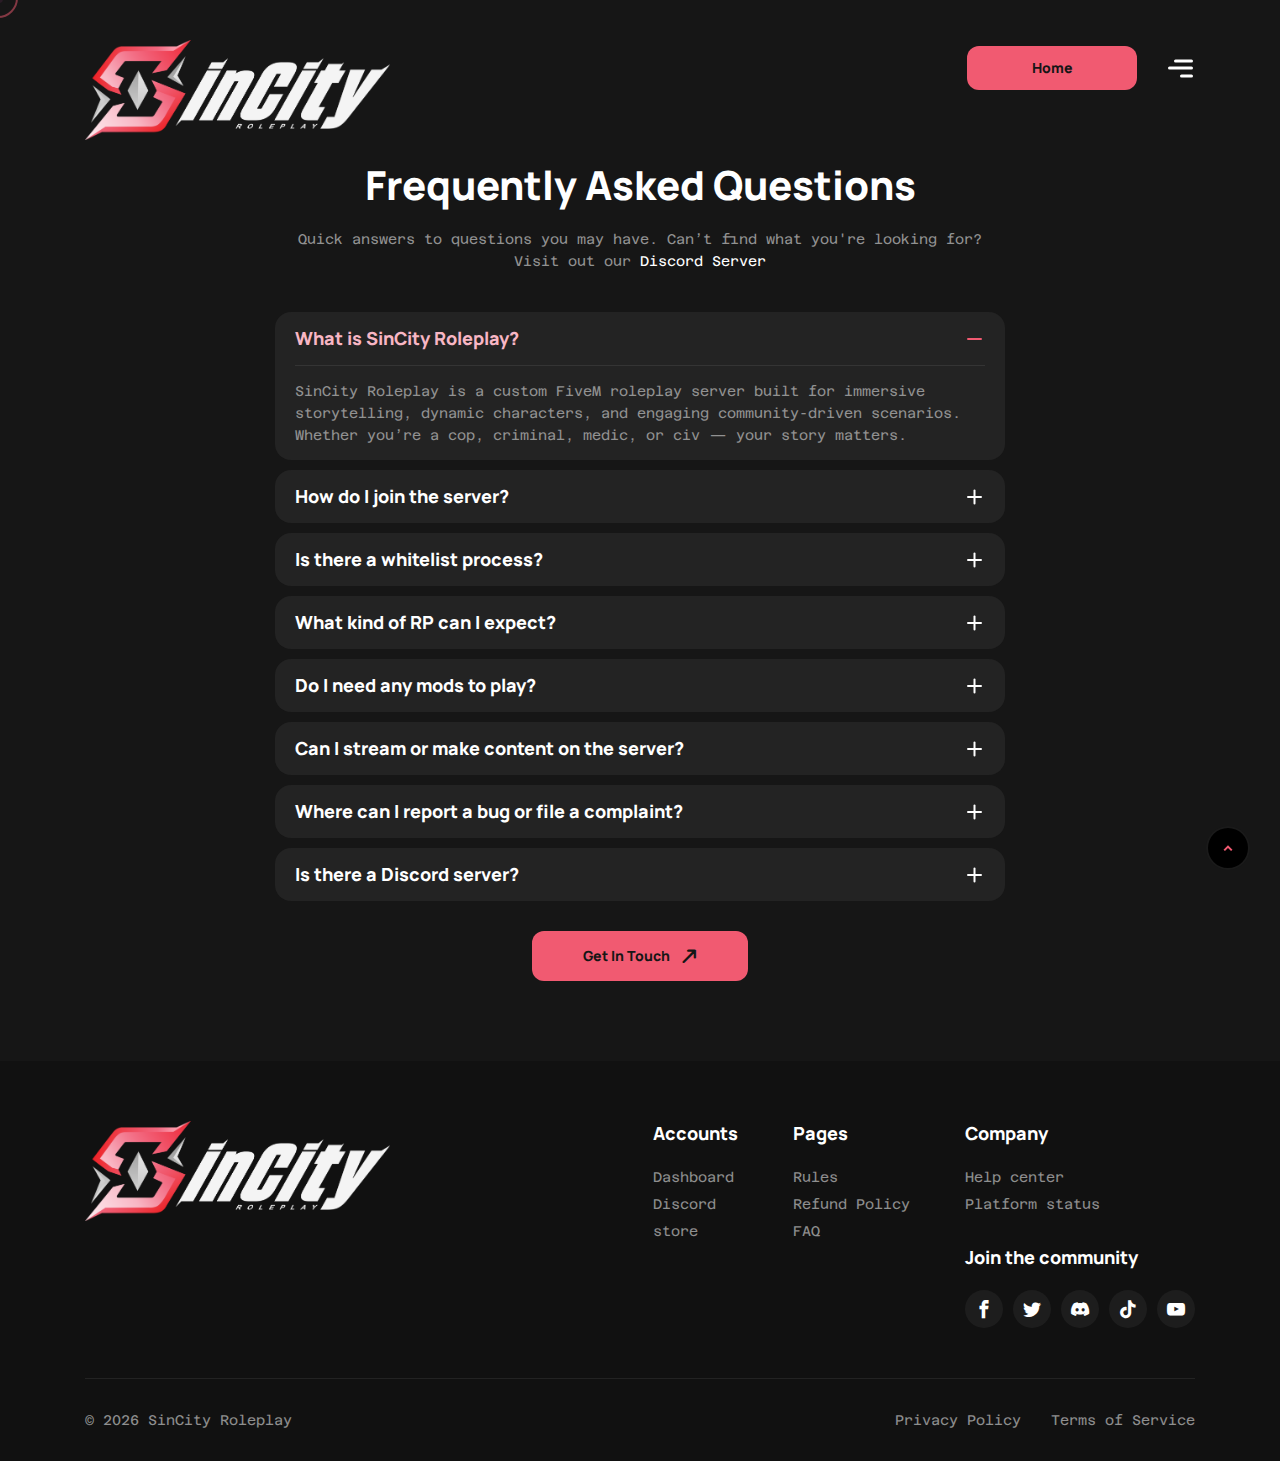
<file: faq.html>
﻿<!DOCTYPE html>
<!--[if IE 8 ]><html class="ie" xmlns="http://www.w3.org/1999/xhtml" xml:lang="en-US" lang="en-US"> <![endif]-->
<!--[if (gte IE 9)|!(IE)]><!-->
<html xmlns="http://www.w3.org/1999/xhtml" xml:lang="en-US" lang="en-US">
<!--<![endif]-->

<head>
    <!-- Basic Page Needs -->
    <meta charset="utf-8">
    <!--[if IE]><meta http-equiv='X-UA-Compatible' content='IE=edge,chrome=1'><![endif]-->
    <title>SinCity Roleplay | Server You Love</title>

    <meta name="author" content="SinCity Roleplay.org">

    <!-- Mobile Specific Metas -->
    <meta name="viewport" content="width=device-width, initial-scale=1, maximum-scale=1">

    <!-- Theme Style -->
    <link rel="stylesheet" type="text/css" href="/assets/css/style.css">

    <!-- Reponsive -->
    <link rel="stylesheet" type="text/css" href="/assets/css/responsive.css">

    <!-- Favicon and Touch Icons  -->
    <link rel="shortcut icon" href="/assets/icon/icon.png">
    <link rel="apple-touch-icon-precomposed" href="/assets/icon/icon.png">

    <style>
        #logo_header {
            height: 100px;     /* Adjust based on your navbar size */
            width: auto;      /* Keep original aspect ratio */
            max-height: 100%; /* Prevent it from overflowing */
        }

        #site-logo {
            height: 100px;     /* Match your navbar height if needed */
            display: flex;
            align-items: center;
        }
    </style>
    <style>
        #logo-footer {
            height: 100px;     /* Adjust based on your footer size */
            width: auto;      /* Keep original aspect ratio */
            max-height: 100%; /* Prevent it from overflowing */
        }

        #logo_footer {
            height: 100px;     /* Match your navbar height if needed */
            display: flex;
            align-items: center;
        }
    </style>
</head>

<body class="body">

   
    <!-- Preloader -->
<div id="preloader">
    <div class="spinner"></div>
</div>
    
        
    <div id="wrapper">
        <div id="page" class="pt-40 faqs-page">

            <header id="header_main" class="header_1 header-fixed">
                <div class="themesflat-container">
                    <div class="row">
                        <div class="col-md-12">                              
                            <div id="site-header-inner"> 
                                <div class="wrap-box flex">
                                    <div id="site-logo">
                                        <div id="site-logo-inner">
                                            <a href="#" rel="home" class="main-logo">
                                                <img id="logo_header" src="/assets/images/logo/sincitynavbar.png" data-retina="/assets/images/logo/logo@2x.png">
                                            </a>
                                        </div>
                                    </div><!-- logo -->
                                    <div class="mobile-button">
                                        <span></span>
                                    </div><!-- /.mobile-button -->
                                    <nav id="main-nav" class="main-nav">
                                        <ul id="menu-primary-menu" class="menu">    
                                            
                                        </ul>
                                    </nav><!-- /#main-nav -->
                                    <div class="flat-wallet flex">
                                        <div class="" id="wallet-header">

                                                <a href="/" id="connectbtn" class="tf-button style-1">
                                                    <span>Home</span>
                                                </a>
                                        </div>
                                        
                                        
                                        <div class="canvas">
                                            <span></span>
                                        </div>
                                    </div>
                                </div> 
                            </div>
                        </div>
                    </div>
                </div>
                <div class="canvas-nav-wrap">
                    <div class="overlay-canvas-nav"></div>
                    <div class="inner-canvas-nav">
                        <div class="side-bar">
                            <a href="#" rel="home" class="main-logo">
                                <img id="logo_header" src="/assets/images/logo/sincitynavbar.png" data-retina="/assets/images/logo/logo@2x.png">
                            </a>
                            <div class="canvas-nav-close">
                                <svg xmlns="http://www.w3.org/2000/svg" xmlns:xlink="http://www.w3.org/1999/xlink" fill="white" x="0px" y="0px" width="20px" height="20px" viewbox="0 0 122.878 122.88" enable-background="new 0 0 122.878 122.88" xml:space="preserve"><g><path d="M1.426,8.313c-1.901-1.901-1.901-4.984,0-6.886c1.901-1.902,4.984-1.902,6.886,0l53.127,53.127l53.127-53.127 c1.901-1.902,4.984-1.902,6.887,0c1.901,1.901,1.901,4.985,0,6.886L68.324,61.439l53.128,53.128c1.901,1.901,1.901,4.984,0,6.886 c-1.902,1.902-4.985,1.902-6.887,0L61.438,68.326L8.312,121.453c-1.901,1.902-4.984,1.902-6.886,0 c-1.901-1.901-1.901-4.984,0-6.886l53.127-53.128L1.426,8.313L1.426,8.313z"></path></g></svg>
                            </div>
                            <div class="widget-search mt-30">
                                
                            </div>
                            <div class="widget widget-categories">
                                <h5 class="title-widget">Servers</h5>
                                <ul>
                                    <li>
                                        <div class="cate-item"><a href="#">Fivem Allolist</a></div>
                                        <div class="number">🔴</div>
                                    </li>
                                    <li>
                                        <div class="cate-item"><a href="#">Fivem Public</a></div>
                                        <div class="number">(soon)</div>
                                    </li>
                                    <li>
                                        <div class="cate-item"><a href="#">Fivem Developer</a></div>
                                        <div class="number">🟢</div>
                                    </li>
                                    <li>
                                        <div class="cate-item"><a href="#">RedM</a></div>
                                        <div class="number">(soon)</div>
                                    </li>
                                </ul>
                            </div>                            
                            <div class="widget widget-menu style-4">
                                <h5 class="title-widget">Company</h5>
                                <ul>
                                    <li><a href="#">Help center</a></li>
                                    <li><a href="#">Platform status</a></li>
                                </ul>
                            </div>
                            <div class="widget">
                                <h5 class="title-widget">Join the community</h5>
                                <div class="widget-social">
                                    <ul class="flex">
                                        <li><a href="#" class="icon-facebook"></a></li>
                                        <li><a href="#" class="icon-twitter"></a></li>
                                        <li><a href="#" class="icon-vt"></a></li>
                                        <li><a href="#" class="icon-tiktok"></a></li>
                                        <li><a href="#" class="icon-youtube"></a></li>
                                    </ul>
                                </div>
                            </div>
                        </div>
                    </div>
                </div>
                <div class="mobile-nav-wrap">
                    <div class="overlay-mobile-nav"></div>
                    <div class="inner-mobile-nav">
                        <a href="#" rel="home" class="main-logo">
                            <img id="mobile-logo_header" src="/assets/images/logo/sincitynavbar.png" data-retina="/assets/images/logo/logo@2x.png">
                        </a>
                        <div class="mobile-nav-close">
                            <svg xmlns="http://www.w3.org/2000/svg" xmlns:xlink="http://www.w3.org/1999/xlink" fill="white" x="0px" y="0px" width="20px" height="20px" viewbox="0 0 122.878 122.88" enable-background="new 0 0 122.878 122.88" xml:space="preserve"><g><path d="M1.426,8.313c-1.901-1.901-1.901-4.984,0-6.886c1.901-1.902,4.984-1.902,6.886,0l53.127,53.127l53.127-53.127 c1.901-1.902,4.984-1.902,6.887,0c1.901,1.901,1.901,4.985,0,6.886L68.324,61.439l53.128,53.128c1.901,1.901,1.901,4.984,0,6.886 c-1.902,1.902-4.985,1.902-6.887,0L61.438,68.326L8.312,121.453c-1.901,1.902-4.984,1.902-6.886,0 c-1.901-1.901-1.901-4.984,0-6.886l53.127-53.128L1.426,8.313L1.426,8.313z"></path></g></svg>
                        </div>
                        <nav id="mobile-main-nav" class="mobile-main-nav">
                            <ul id="menu-mobile-menu" class="menu">
                                <li class="menu-item">
                                    <a class="item-menu-mobile" href="#">Home</a>
                                </li>
                                <li class="menu-item">
                                    <a class="item-menu-mobile" href="#">Rules</a>
                                </li>
                            </ul>
                        </nav>                                                                     
                    </div>
                </div>
            </header>

            <div class="page-title faqs">
                <div class="themesflat-container">
                    <div class="row">
                        <div class="col-12">
                            <h1 data-wow-delay="0s" class="wow fadeInUp heading text-center">Frequently asked questions</h1>
                            <p data-wow-delay="0.1s" class="wow fadeInUp ">Quick answers to questions you may have. Can’t find what you're looking for? <br>
                                Visit out our <span>Discord Server</span></p>
                        </div>
                    </div>
                </div>
            </div>

            <div class="tf-section-2 wrap-accordion">
                <div class="themesflat-container w730">
                    <div class="row">
                        <div class="col-md-12 mb-20">
                            <div class="flat-accordion2">
                                <div data-wow-delay="0s" class="wow fadeInUp flat-toggle2">
                                    <h6 class="toggle-title active">What is SinCity Roleplay?</h6>
                                    <div class="toggle-content" style="display: block;">
                                        <p>SinCity Roleplay is a custom FiveM roleplay server built for immersive storytelling, dynamic characters, and engaging community-driven scenarios. Whether you’re a cop, criminal, medic, or civ — your story matters.</p>
                                    </div>
                                </div>
                                
                                <div data-wow-delay="0s" class="wow fadeInUp flat-toggle2">
                                    <h6 class="toggle-title">How do I join the server?</h6>
                                    <div class="toggle-content">
                                        <p>To join SinCity Roleplay, connect through our CFX link or search for "SinCity Roleplay" in the FiveM server list. Make sure you have a working microphone and read the server rules before hopping in.</p>
                                    </div>
                                </div>
                                
                                <div data-wow-delay="0s" class="wow fadeInUp flat-toggle2">
                                    <h6 class="toggle-title">Is there a whitelist process?</h6>
                                    <div class="toggle-content">
                                        <p>Yes, SinCity Roleplay is a whitelist server. You need to apply through our website and have the required Discord role. Once approved, you’ll be granted access to enter the city.</p>
                                    </div>
                                </div>
                                
                                <div data-wow-delay="0s" class="wow fadeInUp flat-toggle2">
                                    <h6 class="toggle-title">What kind of RP can I expect?</h6>
                                    <div class="toggle-content">
                                        <p>We encourage serious roleplay while keeping it fun and realistic. Expect everything from police chases and gang rivalries to peaceful civilian life, business ownership, and medical emergencies.</p>
                                    </div>
                                </div>
                                
                                <div data-wow-delay="0s" class="wow fadeInUp flat-toggle2">
                                    <h6 class="toggle-title">Do I need any mods to play?</h6>
                                    <div class="toggle-content">
                                        <p>No external mods are required. All custom content will be automatically downloaded when you join the server through FiveM. Just ensure your game is updated and running smoothly.</p>
                                    </div>
                                </div>
                                
                                <div data-wow-delay="0s" class="wow fadeInUp flat-toggle2">
                                    <h6 class="toggle-title">Can I stream or make content on the server?</h6>
                                    <div class="toggle-content">
                                        <p>Absolutely! Content creation is encouraged. Just make sure to follow our content guidelines and use the hashtag #SinCity Roleplay. Who knows? You might get featured!</p>
                                    </div>
                                </div>
                                
                                <div data-wow-delay="0s" class="wow fadeInUp flat-toggle2">
                                    <h6 class="toggle-title">Where can I report a bug or file a complaint?</h6>
                                    <div class="toggle-content">
                                        <p>Use the support section on our Discord server or submit a ticket via the website. Our staff team is always ready to help resolve any issues or concerns.</p>
                                    </div>
                                </div>
                                
                                <div data-wow-delay="0s" class="wow fadeInUp flat-toggle2">
                                    <h6 class="toggle-title">Is there a Discord server?</h6>
                                    <div class="toggle-content">
                                        <p>Yes! Join our Discord to stay updated, ask questions, report issues, and connect with other roleplayers. Simply Select 'Get in Touch' Button. </p>
                                    </div>
                                </div>                                        
                            </div>
                        </div>
                        <div class="col-12 ">
                            <div class="flat-button flex justify-center">
                                
                                <a href="https://discord.gg/qEr8AB2E" class="tf-button style-1 h50">Get in touch<i class="icon-arrow-up-right2"></i></a>
                            </div>
                        </div>
                    </div>
                </div>
            </div>            
            
 <!-- Footer -->
 <footer id="footer">
    <div class="themesflat-container">
        <div class="row">
            <div class="col-12">
                <div class="footer-content flex flex-grow">
                    <div class="widget-logo flex-grow">
                        <div class="logo-footer" id="logo-footer">
                            <a href="#">
                                <img id="logo_footer" src="/assets/images/logo/sincitynavbar.png" data-retina="/assets/images/logo/logo@2x.png">
                            </a>
                        </div>
                    </div>
                    <div class="widget widget-menu style-2">
                        <h5 class="title-widget">Accounts</h5>
                        <ul>
                            <li><a href="/dashboard">Dashboard</a></li>
                            <li><a href="https://discord.gg/qEr8AB2E" target="_blank">Discord</a></li>
                            <li><a href="#">store</a></li>
                        </ul>
                    </div>
                    <div class="widget widget-menu style-3">
                        <h5 class="title-widget">Pages</h5>
                        <ul>
                            <li><a href="/rules">Rules</a></li>
                            <li><a href="/refundpolicy">Refund Policy</a></li>
                            <li><a href="/faq.html">FAQ</a></li>
                        </ul>
                    </div>
                    <div class="widget-last">
                        <div class="widget-menu style-4">
                            <h5 class="title-widget">Company</h5>
                            <ul>
                                <li><a href="/support">Help center</a></li>
                                <li><a href="#">Platform status</a></li>
                            </ul>
                        </div>
                        <h5 class="title-widget mt-30">Join the community</h5>
                        <div class="widget-social">
                            <ul class="flex">
                                <li><a href="#" class="icon-facebook"></a></li>
                                <li><a href="#" class="icon-twitter"></a></li>
                                <li><a href="#" class="icon-vt"></a></li>
                                <li><a href="#" class="icon-tiktok"></a></li>
                                <li><a href="#" class="icon-youtube"></a></li>
                            </ul>
                        </div>
                    </div>
                </div>
            </div>
        </div>
        <div class="footer-bottom">
            <p>© <span id="year"></span> SinCity Roleplay</p>
            <script>
                document.getElementById("year").textContent = new Date().getFullYear();
            </script>
            <ul class="flex">
                <li>
                    <a href="#">Privacy Policy</a>
                </li>
                <li>
                    <a href="#">Terms of Service</a>
                </li>
            </ul>
        </div>
    </div>
</footer><!-- /#footer -->
           
        </div>
        <!-- /#page -->

    </div>
      <!-- /#wrapper -->

    <div class="tf-mouse tf-mouse-outer"></div>
    <div class="tf-mouse tf-mouse-inner"></div>

    <div class="progress-wrap active-progress">
        <svg class="progress-circle svg-content" width="100%" height="100%" viewbox="-1 -1 102 102">
        <path d="M50,1 a49,49 0 0,1 0,98 a49,49 0 0,1 0,-98" style="transition: stroke-dashoffset 10ms linear 0s; stroke-dasharray: 307.919, 307.919; stroke-dashoffset: 286.138;"></path>
        </svg>
    </div>

    <!-- Javascript -->
    <script src="assets/js/jquery.min.js"></script>
    <script src="assets/js/popper.min.js"></script>
    <script src="assets/js/bootstrap.bundle.min.js"></script>
    <script src="assets/js/bootstrap.min.js"></script>
    <script src="assets/js/swiper-bundle.min.js"></script>
    <script src="assets/js/swiper.js"></script>
    <script src="assets/js/count-down.js"></script>
    
    <script src="assets/js/simpleParallax.min.js"></script>
    <script src="assets/js/gsap.js"></script>
    <script src="assets/js/SplitText.js"></script>
    <script src="assets/js/wow.min.js"></script>
    <script src="assets/js/ScrollTrigger.js"></script>
    <script src="assets/js/gsap-animation.js"></script>
    <script src="assets/js/tsparticles.min.js"></script>
    <script src="assets/js/tsparticles.js"></script>
    <script src="assets/js/main.js"></script>

</body>

</html>
</file>
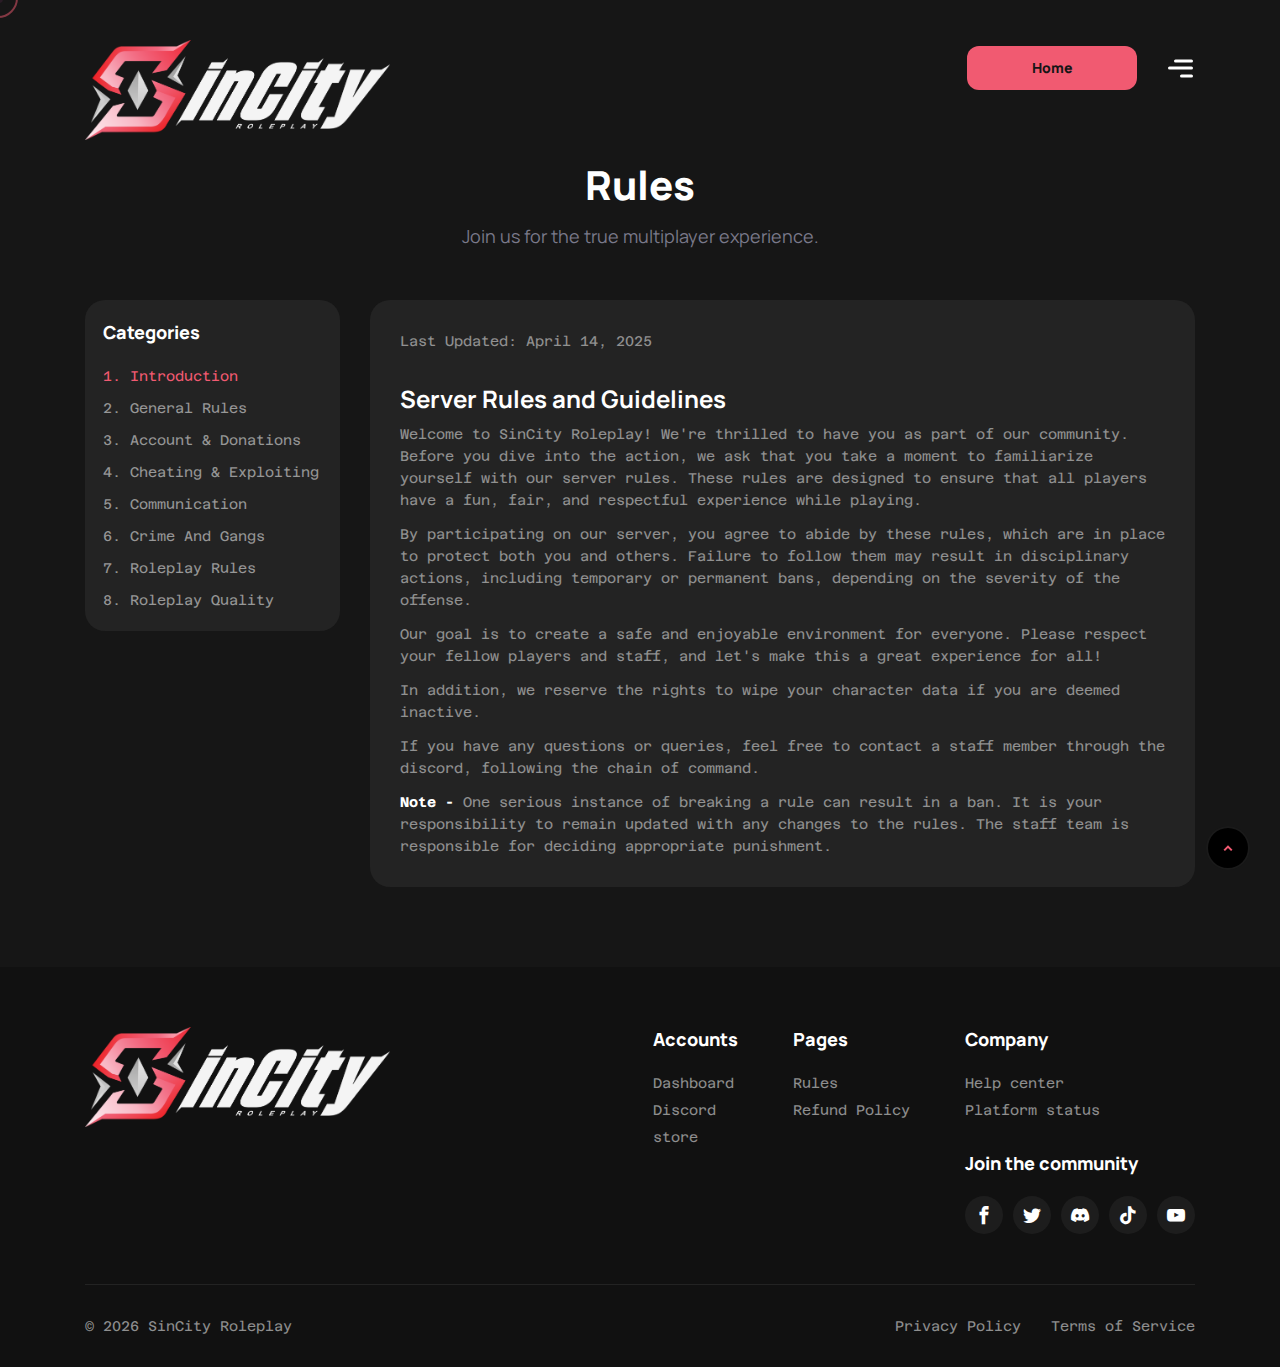
<file: rules.html>
<!DOCTYPE html>
<!--[if IE 8 ]><html class="ie" xmlns="http://www.w3.org/1999/xhtml" xml:lang="en-US" lang="en-US"> <![endif]-->
<!--[if (gte IE 9)|!(IE)]><!-->
<html xmlns="http://www.w3.org/1999/xhtml" xml:lang="en-US" lang="en-US">
<!--<![endif]-->

<head>
    <!-- Basic Page Needs -->
    <meta charset="utf-8">
    <!--[if IE]><meta http-equiv='X-UA-Compatible' content='IE=edge,chrome=1'><![endif]-->
    <title>SinCity Roleplay | Rules</title>

    <meta name="author" content="SinCity Roleplay.org">

    <!-- Mobile Specific Metas -->
    <meta name="viewport" content="width=device-width, initial-scale=1, maximum-scale=1">

    <!-- Theme Style -->
    <link rel="stylesheet" type="text/css" href="/assets/css/style.css">

    <!-- Reponsive -->
    <link rel="stylesheet" type="text/css" href="/assets/css/responsive.css">

    <!-- Favicon and Touch Icons  -->
    <link rel="shortcut icon" href="/assets/icon/icon.png">
    <link rel="apple-touch-icon-precomposed" href="/assets/icon/icon.png">

    <style>
        #logo_header {
            height: 100px;     /* Adjust based on your navbar size */
            width: auto;      /* Keep original aspect ratio */
            max-height: 100%; /* Prevent it from overflowing */
        }

        #site-logo {
            height: 100px;     /* Match your navbar height if needed */
            display: flex;
            align-items: center;
        }
    </style>
    <style>
        #logo-footer {
            height: 100px;     /* Adjust based on your footer size */
            width: auto;      /* Keep original aspect ratio */
            max-height: 100%; /* Prevent it from overflowing */
        }

        #logo_footer {
            height: 100px;     /* Match your navbar height if needed */
            display: flex;
            align-items: center;
        }
    </style>
</head>

<body class="body header-fixed sticky-scroll">

    <!-- Preloader -->
<div id="preloader">
    <div class="spinner"></div>
</div>    
    
        
    <div id="wrapper">
        <div id="page" class="pt-40">
            <!-- header -->
            <header id="header_main" class="header_1 header-fixed">
                <div class="themesflat-container">
                    <div class="row">
                        <div class="col-md-12">                              
                            <div id="site-header-inner"> 
                                <div class="wrap-box flex">
                                    <div id="site-logo">
                                        <div id="site-logo-inner">
                                            <a href="#" rel="home" class="main-logo">
                                                <img id="logo_header" src="/assets/images/logo/sincitynavbar.png" data-retina="/assets/images/logo/logo@2x.png">
                                            </a>
                                        </div>
                                    </div><!-- logo -->
                                    <div class="mobile-button">
                                        <span></span>
                                    </div><!-- /.mobile-button -->
                                    <nav id="main-nav" class="main-nav">
                                        <ul id="menu-primary-menu" class="menu">    
                                            
                                        </ul>
                                    </nav><!-- /#main-nav -->
                                    <div class="flat-wallet flex">
                                        <div class="" id="wallet-header">

                                                <a href="/" id="connectbtn" class="tf-button style-1">
                                                    <span>Home</span>
                                                </a>
                                        </div>
                                        
                                        
                                        <div class="canvas">
                                            <span></span>
                                        </div>
                                    </div>
                                </div> 
                            </div>
                        </div>
                    </div>
                </div>
                <div class="canvas-nav-wrap">
                    <div class="overlay-canvas-nav"></div>
                    <div class="inner-canvas-nav">
                        <div class="side-bar">
                            <a href="#" rel="home" class="main-logo">
                                <img id="logo_header" src="/assets/images/logo/sincitynavbar.png" data-retina="/assets/images/logo/logo@2x.png">
                            </a>
                            <div class="canvas-nav-close">
                                <svg xmlns="http://www.w3.org/2000/svg" xmlns:xlink="http://www.w3.org/1999/xlink" fill="white" x="0px" y="0px" width="20px" height="20px" viewbox="0 0 122.878 122.88" enable-background="new 0 0 122.878 122.88" xml:space="preserve"><g><path d="M1.426,8.313c-1.901-1.901-1.901-4.984,0-6.886c1.901-1.902,4.984-1.902,6.886,0l53.127,53.127l53.127-53.127 c1.901-1.902,4.984-1.902,6.887,0c1.901,1.901,1.901,4.985,0,6.886L68.324,61.439l53.128,53.128c1.901,1.901,1.901,4.984,0,6.886 c-1.902,1.902-4.985,1.902-6.887,0L61.438,68.326L8.312,121.453c-1.901,1.902-4.984,1.902-6.886,0 c-1.901-1.901-1.901-4.984,0-6.886l53.127-53.128L1.426,8.313L1.426,8.313z"></path></g></svg>
                            </div>
                            <div class="widget-search mt-30">
                                
                            </div>
                            <div class="widget widget-categories">
                                <h5 class="title-widget">Servers</h5>
                                <ul>
                                    <li>
                                        <div class="cate-item"><a href="#">Fivem Allolist</a></div>
                                        <div class="number">🔴</div>
                                    </li>
                                    <li>
                                        <div class="cate-item"><a href="#">Fivem Public</a></div>
                                        <div class="number">(soon)</div>
                                    </li>
                                    <li>
                                        <div class="cate-item"><a href="#">Fivem Developer</a></div>
                                        <div class="number">🟢</div>
                                    </li>
                                    <li>
                                        <div class="cate-item"><a href="#">RedM</a></div>
                                        <div class="number">(soon)</div>
                                    </li>
                                </ul>
                            </div>                            
                            <div class="widget widget-menu style-4">
                                <h5 class="title-widget">Company</h5>
                                <ul>
                                    <li><a href="#">Help center</a></li>
                                    <li><a href="#">Platform status</a></li>
                                </ul>
                            </div>
                            <div class="widget">
                                <h5 class="title-widget">Join the community</h5>
                                <div class="widget-social">
                                    <ul class="flex">
                                        <li><a href="#" class="icon-facebook"></a></li>
                                        <li><a href="#" class="icon-twitter"></a></li>
                                        <li><a href="#" class="icon-vt"></a></li>
                                        <li><a href="#" class="icon-tiktok"></a></li>
                                        <li><a href="#" class="icon-youtube"></a></li>
                                    </ul>
                                </div>
                            </div>
                        </div>
                    </div>
                </div>
                <div class="mobile-nav-wrap">
                    <div class="overlay-mobile-nav"></div>
                    <div class="inner-mobile-nav">
                        <a href="#" rel="home" class="main-logo">
                            <img id="mobile-logo_header" src="/assets/images/logo/sincitynavbar.png" data-retina="/assets/images/logo/logo@2x.png">
                        </a>
                        <div class="mobile-nav-close">
                            <svg xmlns="http://www.w3.org/2000/svg" xmlns:xlink="http://www.w3.org/1999/xlink" fill="white" x="0px" y="0px" width="20px" height="20px" viewbox="0 0 122.878 122.88" enable-background="new 0 0 122.878 122.88" xml:space="preserve"><g><path d="M1.426,8.313c-1.901-1.901-1.901-4.984,0-6.886c1.901-1.902,4.984-1.902,6.886,0l53.127,53.127l53.127-53.127 c1.901-1.902,4.984-1.902,6.887,0c1.901,1.901,1.901,4.985,0,6.886L68.324,61.439l53.128,53.128c1.901,1.901,1.901,4.984,0,6.886 c-1.902,1.902-4.985,1.902-6.887,0L61.438,68.326L8.312,121.453c-1.901,1.902-4.984,1.902-6.886,0 c-1.901-1.901-1.901-4.984,0-6.886l53.127-53.128L1.426,8.313L1.426,8.313z"></path></g></svg>
                        </div>
                        <nav id="mobile-main-nav" class="mobile-main-nav">
                            <ul id="menu-mobile-menu" class="menu">
                                <li class="menu-item">
                                    <a class="item-menu-mobile" href="#">Home</a>
                                </li>
                                <li class="menu-item">
                                    <a class="item-menu-mobile" href="#">Rules</a>
                                </li>
                            </ul>
                        </nav>                                                                     
                    </div>
                </div>
            </header>

            <div class="flat-title-page">
                <div class="themesflat-container">
                    <div class="row">
                        <div class="col-12">
                            <h1 class="heading text-center">Rules</h1>
                            <ul class="breadcrumbs flex justify-center">
                                <p class="wow fadeInUp" data-wow-delay="0.1s">Join us for the true multiplayer experience.</p>
                            </ul>
                        </div>
                    </div>
                </div>
            </div>

            <div class="tf-section-2 widget-term-condition">
                <div class="themesflat-container">
                    <div class="row flat-tabs">
                        <div class="col-md-3 col-12">
                            <div class="wrap-menu po-sticky">
                                <div class="title">Categories</div>
                                <ul class="menu-tab">
                                    <li class="item-title active">
                                        <span class="inner">1. Introduction</span>
                                    </li>
                                    <li class="item-title">
                                        <span class="inner">2. General Rules</span>
                                    </li>
                                    <li class="item-title">
                                        <span class="inner">3. Account & Donations</span>
                                    </li>
                                    <li class="item-title">
                                        <span class="inner">4. Cheating & Exploiting</span>
                                    </li>
                                    <li class="item-title">
                                        <span class="inner">5. Communication</span>
                                    </li>
                                    <li class="item-title">
                                        <span class="inner">6. Crime And Gangs</span>
                                    </li>
                                    <li class="item-title">
                                        <span class="inner">7. Roleplay Rules</span>
                                    </li>
                                    <li class="item-title">
                                        <span class="inner">8. Roleplay Quality</span>
                                    </li>
                                </ul>
                            </div>
                        </div>
                        <div class="col-md-9 col-12">
                            <div class="content-tab po-sticky-footer">
                                <div class="content-inner active">
                                    <div class="date">Last Updated: April 14, 2025</div>
                                    <h3>Server Rules and Guidelines</h3><!--introduction-->
                                    <p>Welcome to SinCity Roleplay! We're thrilled to have you as part of our community. Before you dive into the action, we ask that you take a moment to familiarize yourself with our server rules. These rules are designed to ensure that all players have a fun, fair, and respectful experience while playing.</p>
                                    <p>By participating on our server, you agree to abide by these rules, which are in place to protect both you and others. Failure to follow them may result in disciplinary actions, including temporary or permanent bans, depending on the severity of the offense.</p>
                                    <p>Our goal is to create a safe and enjoyable environment for everyone. Please respect your fellow players and staff, and let's make this a great experience for all!</p>
                                    <p> In addition, we reserve the rights to wipe your character data if you are deemed inactive.</p>
                                    <p>If you have any questions or queries, feel free to contact a staff member through the discord, following the chain of command.</p>
                                    <p><strong style="color: #fff;">Note -</strong> One serious instance of breaking a rule can result in a ban. It is your responsibility to remain updated with any changes to the rules. The staff team is responsible for deciding appropriate punishment.</p>
                                </div>
                                <div class="content-inner"><!--geral rules-->
                                    <div class="date">Last Updated: April 14, 2025</div>
                                    <p>Staying updated on any rule modifications on our website or Discord is your responsibility.</p>
                                    <p>Playing content that is protected by copyright (DMCA) is strictly prohibited. This includes copyrighted movies, music, and other protected materials. It is essential to respect the rights of content creators and obtain appropriate permissions from the rights holders before performing covers or using copyrighted content. Let's ensure that we maintain a lawful and respectful environment by adhering to these guidelines.</p>
                                    <p>You must have a working, clear microphone.</p>
                                    <p>Engaging in Erotic Roleplay (ERP) is strictly prohibited within our community. This encompasses any form of explicit or sexually suggestive content, including the posting of nudity or lewd materials.</p>
                                    <p>It is important to refrain from influencing or encouraging others to break the rules. Such behavior can have consequences, and you may receive a similar punishment for your actions.</p>
                                    <p>Real-life events, including suicide roleplay, terrorism threats, pandemics, and mental illnesses, are strictly prohibited within the city. We prioritize the well-being and safety of our community members and strive to provide an enjoyable and inclusive environment. We kindly request that you refrain from incorporating or depicting such sensitive topics in your roleplay.</p>
                                    <p>Roleplay should continue unless all parties involved in the scene or situation agree to pause or stop it. It is important to respect the consent and comfort of all participants. If there is a disagreement or discomfort during roleplay, it is essential to communicate openly and reach a consensus among all involved parties.</p>
                                    <p>It is strictly prohibited to use explicit or offensive names on any SinCity Roleplay platforms.</p>
                                    <p>We have a zero-tolerance policy towards racism, trolling, discrimination, homophobia, and sexism within our community.</p>
                                    <p>Treat each other with respect, everyone is equal.</p>
                                    <p>The use of derogatory terms, including but not limited to the word “retard”, is strictly prohibited within our community.</p>
                                    <p>Attacking or engaging in harmful behavior towards members in other Discord servers, YouTube, Twitter, or any other platform is strictly prohibited within our community. We expect all members to conduct themselves responsibly and respectfully, both within our community and in interactions with others outside of it. Any instances of attacking or harassing behavior will be taken seriously and may result in disciplinary action.</p>
                                    <p>To ensure a healthy and inclusive environment for all members, content creators are expected to actively moderate their communities. Failure to do so, which includes neglecting to prevent members from engaging in attacks or other harmful behavior, may lead to a ban from the community. We prioritize creating a safe and respectful space, and your cooperation in maintaining these standards is greatly appreciated.</p>
                                </div>
                                <div class="content-inner"><!--account and donation rules-->
                                    <div class="date">Last Updated: April 14, 2025</div>
                                    <p><strong style="color: #fff;">Account</strong></p>
                                    <p>You are solely responsible for all activities and actions that take place on your account. It is important to maintain the security of your account and ensure that you use it in accordance with the community guidelines and applicable rules. Any unauthorized use or misuse of your account may have consequences.</p>  
                                    <p>The buying or selling of accounts and/or valuables from other users, except through official channels facilitated by the server owner, is strictly prohibited. Engaging in such transactions can lead to various risks, including scams, permanent character death, or bans. It is important to note that the community cannot be held accountable for any negative outcomes resulting from such unauthorized transactions. We strongly advise against engaging in these activities and encourage users to follow the official guidelines provided by the server owner for account-related transactions.</p>  
                                    <p>If you lose access to your Discord account, please note that we are unable to transfer the Allowlist status to another Discord account. It is crucial to ensure the security and retention of your own Discord account to maintain your Allowlist status. We recommend taking necessary precautions to protect your account, such as enabling two-factor authentication and keeping your login credentials secure. In the event of an account loss, it will be necessary to reapply for Allowlist status with your new Discord account.</p>  
                                
                                    <p><strong style="color: #fff;">Donations</strong></p>                                     
                                    <p>We understand that mistakes or unforeseen circumstances can occur, and we strive to accommodate our community members. Therefore, we offer a 24-hour window for refund requests on donations and purchases. If you believe there has been an error or if you find yourself in a unique situation, please reach out to <a href="https://discord.com/users/706088893044359168">Krish Uprety </a>, the owner, or open Ticket in Discord Server within 24 hours of the transaction. They will carefully consider your request and provide assistance accordingly. Your satisfaction and overall experience within our community are important to us.</p>
                                    <p>When making purchases or donations, the perks and benefits associated with them are tied to your specific account. During the process, you will be asked to specify the character to which the donation perks should be allocated. It is important to note that once the perks are granted to a character, you cannot change your selection in the future or transfer them to another character or account. Please make sure to carefully consider your choice before finalizing the allocation.</p>
                                    <p>In the event that a buyer is banned for violating the server rules, it is important to note that any purchases made by the buyer will not be refunded.</p>
                                    <p>In the case of a chargeback, it is important to note that any associated bans resulting from violating server rules cannot be appealed. Chargebacks refer to the reversal of a payment, and engaging in such actions can have serious consequences, including the forfeiture of the ability to appeal bans. We strongly advise against initiating chargebacks and encourage all community members to resolve any concerns or issues through proper channels, such as contacting server administrators or support. It is crucial to maintain open communication and address any concerns in a responsible and respectful manner.</p>
                                    <p>The selling of any items obtained through purchases is strictly prohibited within our community. We emphasize that purchased items are intended for personal use and enjoyment, and their sale to other members or third parties is not permitted.</p>                                
                                    
                                    <p><strong style="color: #fff;">Character</strong></p>

                                    <p>Members serving as Police, Department of Corrections (DOC), Department of Justice (DOJ) and Emergency Medical Services (EMS) are strictly prohibited from engaging in any form of moderate or serious corruption. This includes actions such as giving away or selling equipment for personal gain. These roles are expected to uphold the highest standards of integrity, professionalism, and ethical conduct.</p>
                                    <p>It is essential to maintain a clear separation between your characters. Each character should exist independently, without any knowledge of the others' personal information, such as their weed location, relationships with friends or enemies, or any other details. It is crucial to avoid creating connections or relationships between characters that extend beyond the established roleplay context. By respecting this separation, you contribute to a more immersive and authentic roleplaying experience for all community members.</p>
                                    <p>Character names must adhere to a serious and appropriate tone. The use of meme names is not allowed and may result in disciplinary action or a name change without prior notice.</p>
                                    <p>Having multiple characters affiliated with the same circle or gang is not permitted within our community. It is important to maintain a clear separation between your characters' affiliations and roleplay experiences. Each character should have their own unique identity, connections, and associations. This rule ensures a more diverse and authentic roleplaying environment where interactions and conflicts remain distinct and separate.</p>
                                    <p>If a player has a camera on their character, they can use recordings as legal evidence, otherwise, they cannot.</p>
                                    <p>The inclusion of characters such as Serial Killers, Robots, Paranormal Characters, and other unique concepts requires prior approval from the staff team.</p>
                                    <p>To ensure an active and dynamic environment, we reserve the right to remove properties, including vehicles and houses, if a player has been inactive on the server for approximately 90 days. The purpose of this policy is to prevent properties from being tied up indefinitely by inactive players, allowing others to utilize them. If a player logs in sporadically, approximately once a week, with the intention of bypassing the inactivity period, it will not be considered as fulfilling the requirement, and the removal process will proceed as planned.</p>
                                    <p>Indicating that you have no pulse three or more times will result in the permanent death of your character.</p>
                                    
                                </div>
                                <div class="content-inner"> <!--Cheating-->
                                    <div class="date">Last Updated: April 14, 2025</div>
                                    <p><strong style="color: #fff;">Game Modifications, Cheating & Macros</strong></p>
                                    <p>Cheating ain't cool, folks. Using mods that give you unfair advantages like speed hacks, night vision, health regen, or teleporting is 100% banned. We're all about fair play here. Get caught cheating and you're gone - no warnings, just a permanent ban. Let's keep the game fun and fair for everyone.</p>
                                    <p>You're good to use visual mods that don't give you an edge - stuff that just makes the game look better without making you OP. Binding keys to common commands is totally fine too, as long as it doesn't give you superpowers other players don't have.</p>
                                    <p>Macros are a big no-no. No auto-clickers, no botting, no AFK farming scripts. If you're caught using macros to make money or bypass AFK systems, we'll wipe all your ill-gotten gains and show you the door. Play fair or don't play at all.</p>
                                    <p>Oh, and turn your shadows on! Playing without shadows gives you an unfair advantage, so keep 'em enabled.</p>

                                    <p><strong style="color: #fff;">Exploiting Bugs</strong></p>
                                    <p>No bug exploits allowed - period. If we catch you cheating with game glitches, you're banned. Anything you gained from exploits will be wiped clean.</p>
                                    <p>Stop camping spawns! Sitting in one spot farming animals or vehicles ruins the game for everyone. Play naturally - don't be that guy who breaks the immersion just to game the system.</p>
                                    <p>Don't try to cheat emote cooldowns either. Using F8 menu tricks or other workarounds isn't cool.</p>
                                    <p>Found a bug? Report it immediately on our Discord or any Provided recommend channel. Keeping quiet about exploits is just as bad as using them.</p>
                                </div>
                                <div class="content-inner">
                                    <div class="date">Last Updated: April 14, 2025</div>
                                    <p><strong style="color: #fff;">Communication Procedures</strong></p>
                                    
                                    <p>Speak English or risk a ban. While we allow other languages if everyone's cool with it, English is our common ground for fair play and moderation.</p>
                                    <p>No advertising other GTA communities or making cyber threats - instant permanent ban if you try. We take our community's safety seriously.</p>
                                    <p>Stop the spam! Whether it's text, commands, or annoying voice sounds, keep it reasonable or face consequences.</p>
                                    <p>RP trash talk is fine, but remember - anything you say in-character can lead to in-character consequences. Keep OOC (out-of-character) hate speech, racism, or real-life threats out of our community - zero tolerance for that garbage.</p>
                                    <p>Mic check! If your audio quality is terrible (whether from bad gear or voice changers), we'll help you fix it through tickets. But if you're just being obnoxious, that's a different story.</p>
                                    <p>Don't beef with staff. We're here to keep the game fun for everyone. If you're constantly causing drama or being difficult on purpose, you might get shown the door.</p>
                                
                                    <p><strong style="color: #fff;">OOC Terminology</strong></p>
                                    <p>Keep OOC chat in Discord - no out-of-character talk in-game. We're all about that immersive RP life here.</p>
                                    <p>Don't break immersion with modern slang or meta terms. Stay in character and keep the fantasy alive for everyone.</p>
                                    <p>This city stands alone - no talking about other "counties" or "cities" that don't exist in our world.</p>
                                    <p>Your characters aren't related - no calling them "cousins" or "alt versions" of each other. Each character exists separately.</p>
                                    <p>Staff aren't "the government" - no meta references to admins or using phrases like "look to the skies."</p>
                                    <p>Keep spiritual/psychological RP to yourself - we're here for street-level stories, not mind games.</p>
                                    <p>Bugs happen - work around them in RP and report them later. Don't let glitches ruin good storylines.</p>
                                    <p>Don't call other players' RP "weird" or "strange" - everyone's here to have fun their own way.</p>
                                    <p>No telling cops they must be bored - that's straight OOC talk and breaks character.</p>

                                    <p><strong style="color: #fff;">Report</strong></p>
                                    <p>Got a player issue to report? Use our Discord ticketing system - it's the best way to document past or present incidents. This organized approach helps our staff handle your concerns properly and keeps our community safe. Remember, the in-game /report command is handy for immediate issues, but serious reports need proper tickets.</p>
                                    <p>When submitting a ticket, give us everything we need to investigate: timestamps, who was involved, screenshots, videos, or chat logs. The more details you provide, the faster and more accurately we can resolve your issue.</p>
                                    <p>We aim to resolve most reports within 48 hours, but complex cases might take up to a week. Your patience helps us ensure thorough investigations.</p>
                                    <p>Concerned about staff conduct? You can and should report potential power abuse through the same ticket system. We investigate all reports equally - no exceptions.</p>
                                    <p>Please don't DM staff about community issues - we'll just redirect you to the ticket system. This ensures proper documentation and fair treatment for everyone.</p>
                                    <p>Staff may pause your RP if rules are being broken. If this happens, they'll explain why through a Discord ticket so we keep everything transparent and above-board.</p>
                                </div>
                                <div class="content-inner">
                                    <div class="date">Last Updated: April 14, 2025</div>
                                    <p><strong style="color: #fff;">Gangs</strong></p>

                                    <p>Gang life isn't just about shooting - get creative with your crew! While conflicts are part of the game, we encourage unique gang concepts with different goals and stories. Think outside the box - your gang could specialize in business, have unique traditions, or focus on specific criminal ventures. The most memorable gangs bring something fresh to the streets.</p>
                                    <p>Talk before you shoot! Even if drama starts online, in-game conflicts need proper face-to-face RP. No drive-by roleplay - actually interact with people before pulling triggers. This makes for better stories and more satisfying conflicts for everyone involved.</p>
                                    <p>All gang rules and application info are in our Gang Handbook: <a href="/gangbook">Gangs Book</a></p>
                                    <p>No camping at job spots when taxing! You can't just sit idle waiting for deliveries - that's lazy RP. Put in the work to find and intercept targets properly.</p>
                                    <p>Taxing requires actual effort. Rolling up, pointing guns, and yelling "pay up" isn't enough. Create real interactions - investigate, set up proper ambushes, make it feel authentic. If your taxing RP is low effort, staff can shut it down.</p>
                                    <p>Staff can remove taxing rights for any job if payments get ridiculous. Keep it realistic - this isn't a money farm.</p>
                                    <p>No free gang gear! You can't use custom clothing, flags, or car liveries unless your character actually obtained them through proper RP. Earn your colors in-game.</p>

                                    <p><strong style="color: #fff;">Crime and it's activities</strong></p>

                                    <p><strong style="color: #fff;">Crew Limits:</strong> Most crimes are capped at 5 participants max (6 for Oil Rig). This includes everyone involved - no extra lookouts or radio help. Gangs can't move crimes to their turf just to bypass this rule.</p>
                                    <p><strong style="color: #fff;">Job Restrictions:</strong> Mechanics can't use their F1 menu during crimes. Separate groups can't team up on different jobs - work your own timers independently.</p>
                                    <p><strong style="color: #fff;">Prison Breaks:</strong> Transport attacks count as a new scenario - you can bring up to 5 fresh people for these.</p>
                                    <p><strong style="color: #fff;">Hostage Rules:</strong> Fake hostages are banned. If you take a hostage, make it real RP with proper commands and consequences.</p>
                                    <p><strong style="color: #fff;">Planning Matters:</strong> Major heists need actual plans - just running from cops isn't enough. Think through your approach for better RP.</p>
                                    <p><strong style="color: #fff;">Cooldown Times:</strong> <br>
                                    - Stores/Car Boosts: 45 mins <br>
                                    - Vangelico: 90 mins  <br>
                                    - Fleeca/Drug Runs: 120 mins <br>
                                    - Paleto/Pacific: 180 mins <br>
                                    These timers are shared - doing one locks you out of others.</p>

                                    <p><strong style="color: #fff;">Player Robberies:</strong> Allowed with good RP reason. Use proper commands and focus on the story, not just the cash grab.</p>
                                    <p><strong style="color: #fff;">Scamming Rules:</strong> Must have real RP behind it - no menu exploits or teleport tricks. Can't use broken game mechanics to scam.</p>
                                    <p><strong style="color: #fff;">No-Rob Zones:</strong> Anywhere with a teleport function is off-limits for player robberies.</p>
                                    <p><strong style="color: #fff;">Interference Rules:</strong> Don't crash others' heists unless it's your gang's turf store being hit. No "revenge" interruptions allowed.</p>
                                    <p><strong style="color: #fff;">Government Protection:</strong> Can't rob PD/DOJ/EMS just to steal their gear - they're off limits for petty theft.</p>
                                    <p><strong style="color: #fff;">Restart Rules:</strong> No crimes 60 mins before or 30 mins after restart. For crashes, wait 15 mins before any illegal activity.</p>
                                    <p><strong style="color: #fff;">Area Camping:</strong> Can't stake out crime spots - if you check an area, leave for 5+ mins before returning.</p>
                                    <p><strong style="color: #fff;">Shooting Cooldown:</strong> 90-minute wait between any shootouts, regardless of scenario.</p>
                                    <p><strong style="color: #fff;">Traphouse Limits:</strong> Max 2 per group. Defense squads capped at 5 members. No killing NPCs to block codes - that's powergaming.</p>
                                </div>
                                <div class="content-inner">
                                    <div class="date">Last Updated: April 14, 2025</div>
                                    <p><strong style="color: #fff;">Off-Limits Areas</strong></p>
                                    <p>Fort_Zancudo and the aircraft carriers are off-limits due to heavy security</p>

                                    <p><strong style="color: #fff;">Deathmatch, Revenge, Killing & Kill On Sight</strong></p>
                                    
                                    <p><strong style="color: #fff;">Shootout Rules:</strong> Always start with roleplay! Before any violence, you must verbally establish the conflict through proper RP interactions. This builds better stories and keeps the game immersive for everyone involved.</p>
                                    <p><strong style="color: #fff;">Self-Defense:</strong> You can defend yourself (or attack) if another player: <br>
                                    - Actively tries to harm you <br>
                                    - Damages your property  <br>
                                    - Ignores your clear threats <br>
                                    - Takes hostile action against you</p>
                                    <p><strong style="color: #fff;">No Random Killing (RDM):</strong> Never attack or kill players without proper in-character reasons. Every violent act needs legitimate RP justification.</p>
                                    <p><strong style="color: #fff;">Vehicle Combat Rules:</strong> <br>
                                    - No using cars as weapons without valid RP reasons (VDM) <br>
                                    - Even with RP reasons, running people over is considered low-quality roleplay <br>
                                    - Vehicle attacks must make sense in the story context</p>

                                    <p><strong style="color: #fff;">NEW LIFE RULE (NLR)</strong></p>

                                    <p>When you're downed and respawn or get hospital treatment: <br>
                                        - Can't return to death location for 30 mins <br>
                                        - Can't retaliate against attackers for 60 mins <br>
                                        - Can't return to collect evidence/loot after scenario ends</p> 
                                        
                                        <p><strong style="color: #fff;">COMBAT LOGGING:</strong> <br>
                                        - Never log out during active RP/combat <br>
                                        - If you crash, reconnect ASAP <br>
                                        - No using emotes to gain combat advantages</p> 
                                        
                                        <p><strong style="color: #fff;">METAGAMING:</strong> <br>
                                        - Never use out-of-game info (streams, name tags, etc.) <br>
                                        - No helping allies through external channels <br>
                                        - Can't appear in other players' livestreams while in-game</p>
                                        
                                        <p><strong style="color: #fff;">POWERGAMING:</strong> <br>
                                        - No forcing RP outcomes with /me commands <br>
                                        - No spam jumping for speed boosts <br>
                                        - Can't hide stashes outside property shells <br>
                                        - No unnecessary cuffing/escorting for advantage <br>
                                        - No vehicle flipping other cars <br>
                                        - No melee button spamming <br>
                                        - No dragging players to avoid RP</p> 
                                        
                                        <p><strong style="color: #fff;">TORTURE RP:</strong> <br>
                                        - Requires clear consent via /me commands <br> 
                                        - Must stop immediately if player objects</p>
                                        
                                        <p><strong style="color: #fff;">VEHICLE RULES:</strong> <br>
                                        - No criminal use of armored/unfair vehicles <br>
                                        - No forcing vehicle ownership transfers <br>
                                        - Can request spare keys via /givekey</p> 
                                        
                                        <p><strong style="color: #fff;">FINANCIAL CRIMES:</strong> <br>
                                        - Can't force ATM/bank withdrawals <br>
                                        - No forcing use of crafting/buy stations <br>
                                        - No forcing property sales</p> 
                                        
                                        <p><strong style="color: #fff;">PRISON RP:</strong> <br>
                                        - Lifers can't escape without staff approval <br>
                                        - Always RP as if DOC is present <br>
                                        - No random prison break-ins <br>
                                        - EMS can transport for medical procedures</p> 
                                        
                                        <p><strong style="color: #fff;">DISCORD RULES:</strong> <br>
                                        - All IC channels must follow server rules <br>
                                        - Business/Gang Discords must post invites in main server <br> 
                                        - Staff may require admin access for compliance <br>
                                        - Servers with 100+ members need admin ownership <br>
                                        - Must provide full screenshots when requested <br>
                                        - Can't remove staff without reason</p>
                                </div>
                                <div class="content-inner">
                                    <div class="date">Last Updated: April 14, 2025</div>
                                    <p><strong style="color: #fff;">General</strong></p>
                                    <p><strong style="color: #fff;">COP BAITING:</strong> Don't just provoke cops for fights - there needs to be proper RP behind police interactions. Intentionally hitting cop cars just to start chases/shootouts is considered low-quality RP.</p>
                                    <p><strong style="color: #fff;">COP BAITING:</strong> Don't just provoke cops for fights - there needs to be proper RP behind police interactions. Intentionally hitting cop cars just to start chases/shootouts is considered low-quality RP.</p>
                                    <p><strong style="color: #fff;">MONEY SIMULATOR GAMEPLAY:</strong> SinCity Roleplay isn't just about grinding cash. Focus on meaningful interactions and stories rather than just accumulating wealth. Quality RP > bank balance.</p>                                   
                                    <p><strong style="color: #fff;">EMS INTERACTIONS:</strong> You must cooperate with EMS staff when needed. Refusing to RP with EMS may get you kicked from the server. Follow all EMS guidelines found here: <a href="/emsguidelines">EMS Guidelines</a></p>   <!-- https://docs.google.com/document/d/1s7ptrNFOnhOTY75unmooOu6fpzaQmBBNk9GAQSvoWUo/edit-->                                
                                    <p><strong style="color: #fff;">TOXIC BEHAVIOR:</strong> We don't tolerate: <br>
                                    - Shooting downed bodies repeatedly <br>
                                    - Blasting loud/disruptive music <br>
                                    - Mic screaming <br>
                                    - Disrespectful emotes on bodies <br>
                                    - Spinning in circles to disrupt RP <br>
                                    - Twitter drama</p>                                    
                                    <p><strong style="color: #fff;">HOSPITAL CAMPING:</strong> Don't hang around hospitals just to taunt players who lost fights - let people recover and continue their RP.</p>                                   
                                    <p><strong style="color: #fff;">SCENE USAGE:</strong> Use /scene to enhance RP atmosphere, not to disrupt or troll.</p>                                   
                                    <p><strong style="color: #fff;">POLICE INTERACTIONS:</strong> Criminals must give proper RP initiation before shooting cops - even during tense periods like "mag dump season."</p>                                    
                                    <p><strong style="color: #fff;">RANDOM VEHICLE EXPLOSIONS:</strong> Never blow up vehicles without proper RP initiation and reason.</p>
                                    
                                    <p><strong style="color: #fff;">Fail/Low Quality Roleplay</strong></p>
                                    <p><strong style="color: #fff;">FailRP (Low Quality Roleplay):</strong> Actions that break immersion or ruin others' RP experience. While some creative freedom exists, seriously disruptive behavior will be punished.</p>

                                    <p><strong style="color: #fff;">Common FailRP Examples:</strong> <br>
                                    - <strong style="color: #fff;">Vehicle Abuse:</strong> Stripping upgrades or ocean dumping cars without RP reason <br>
                                    - <strong style="color: #fff;">Ignoring RP:</strong> Not responding to /me commands (like mask removal or theft) <br>
                                    - <strong style="color: #fff;">Injury RP:</strong> Talking normally with gunshot wounds (should scream/react to pain) <br>
                                    - <strong style="color: #fff;">Unrealistic Actions:</strong> Using tasers to pop tires <br>
                                    - <strong style="color: #fff;">Spectating:</strong> Watching active shootouts you're not involved in <br>
                                    - <strong style="color: #fff;">Random Robberies:</strong> Mugging without proper RP setup (includes cop muggings) <br>
                                    - <strong style="color: #fff;">Location Spamming:</strong> Using same shootout spot repeatedly <br>
                                    </p>

                                    <p>*Remember: Good RP makes the experience better for everyone. Think realistically about your character's actions and reactions.</p>

                                    <p><strong style="color: #fff;">Value of Life</strong></p>
                                    <p><strong style="color: #fff;">Value of Life Rule:</strong> Treat your character's life as precious - avoid unnecessary risks and make realistic survival choices. You only get one life in our RP world.</p>

                                    <p><strong style="color: #fff;">Compliance Expectations:</strong> <br>
                                    - At clear disadvantage (e.g., gun to head)? Comply with demands <br>
                                    - Heavily outnumbered (3+ vs 1)? Generally should comply <br> 
                                    - Escape attempts must be realistic and situation-appropriate</p>

                                    <p><strong style="color: #fff;">Bad Escape Example:</strong> Trying to run from an armed bank hostage-taker who has you at gunpoint with no realistic chance of success.</p>

                                    <p><strong style="color: #fff;">Economy Rules</strong></p>

                                    <p><strong style="color: #fff;">Character & Asset Transfer Rules:</strong></p>

                                    <p>Creating "multiple" characters to transfer starter money or assets between your characters is strictly banned. This includes: <br>
                                    - Using new characters to funnel starter cash <br>
                                    - Transferring accumulated assets between characters <br>
                                    - Any form of wealth redistribution between your characters</p> <br>

                                    <p>Violations will result in: <br>
                                    - Complete revocation of all involved funds <br>
                                    - Potential bans for all related characters <br>
                                    - Removal of improperly transferred assets</p>

                                    <p><strong style="color: #fff;">Asset Sale Restrictions:</strong></p>

                                    <p>All vehicle/asset sales must follow script limitations: <br>
                                    - Never bypass LSRS app restrictions <br>
                                    - No under-the-table payments to circumvent fees <br>
                                    - Total sale price must match the script transaction</p> <br>

                                    <p><strong style="color: #fff;">Prohibited Example:</strong> <br>
                                    Travis sells import ($360k value) to Taylor: <br>
                                    - Taylor sends $640k direct transfer <br>
                                    - Then pays $360k through LSRS app <br>
                                    - This illegally avoids proper asset fees on the full $1M value</p>

                                    <p><strong style="color: #fff;">New Role Implementation:</strong> <br>
                                    The Economic Oversight role will: <br>
                                    - Monitor all high-value transactions <br> 
                                    - Audit suspicious asset transfers <br>
                                    - Enforce fair market practices <br>
                                    - Investigate potential exploitation</p>

                                    <p><strong style="font-style: italic;">*If you have an issue, open a ticket to discuss it with server staff rather than impacting morale negatively.</strong></p>
                                </div>
                            </div>
                        </div>
                    </div>
                </div>
            </div>

            <!-- Footer -->
            <footer id="footer">
                <div class="themesflat-container">
                    <div class="row">
                        <div class="col-12">
                            <div class="footer-content flex flex-grow">
                                <div class="widget-logo flex-grow">
                                    <div class="logo-footer" id="logo-footer">
                                        <a href="#">
                                            <img id="logo_footer" src="/assets/images/logo/sincitynavbar.png" data-retina="/assets/images/logo/logo@2x.png">
                                        </a>
                                    </div>
                                </div>
                                <div class="widget widget-menu style-2">
                                    <h5 class="title-widget">Accounts</h5>
                                    <ul>
                                        <li><a href="/dashboard">Dashboard</a></li>
                                        <li><a href="https://discord.gg/qEr8AB2E" target="_blank">Discord</a></li>
                                        <li><a href="#">store</a></li>
                                    </ul>
                                </div>
                                <div class="widget widget-menu style-3">
                                    <h5 class="title-widget">Pages</h5>
                                    <ul>
                                        <li><a href="/rules">Rules</a></li>
                                        <li><a href="/refundpolicy">Refund Policy</a></li>
                                    </ul>
                                </div>
                                <div class="widget-last">
                                    <div class="widget-menu style-4">
                                        <h5 class="title-widget">Company</h5>
                                        <ul>
                                            <li><a href="/support">Help center</a></li>
                                            <li><a href="#">Platform status</a></li>
                                        </ul>
                                    </div>
                                    <h5 class="title-widget mt-30">Join the community</h5>
                                    <div class="widget-social">
                                        <ul class="flex">
                                            <li><a href="#" class="icon-facebook"></a></li>
                                            <li><a href="#" class="icon-twitter"></a></li>
                                            <li><a href="#" class="icon-vt"></a></li>
                                            <li><a href="#" class="icon-tiktok"></a></li>
                                            <li><a href="#" class="icon-youtube"></a></li>
                                        </ul>
                                    </div>
                                </div>
                            </div>
                        </div>
                    </div>
                    <div class="footer-bottom">
                        <p>© <span id="year"></span> SinCity Roleplay</p>
                        <script>
                            document.getElementById("year").textContent = new Date().getFullYear();
                        </script>
                        <ul class="flex">
                            <li>
                                <a href="#">Privacy Policy</a>
                            </li>
                            <li>
                                <a href="#">Terms of Service</a>
                            </li>
                        </ul>
                    </div>
                </div>
            </footer><!-- /#footer -->
           
        </div>
        <!-- /#page -->

    </div>
      <!-- /#wrapper -->

    <div class="tf-mouse tf-mouse-outer"></div>
    <div class="tf-mouse tf-mouse-inner"></div>

    <div class="progress-wrap active-progress">
        <svg class="progress-circle svg-content" width="100%" height="100%" viewbox="-1 -1 102 102">
        <path d="M50,1 a49,49 0 0,1 0,98 a49,49 0 0,1 0,-98" style="transition: stroke-dashoffset 10ms linear 0s; stroke-dasharray: 307.919, 307.919; stroke-dashoffset: 286.138;"></path>
        </svg>
    </div>

    <!-- Javascript -->
    <script src="assets/js/jquery.min.js"></script>
    <script src="assets/js/popper.min.js"></script>
    <script src="assets/js/bootstrap.bundle.min.js"></script>
    <script src="assets/js/bootstrap.min.js"></script>
    <script src="assets/js/swiper-bundle.min.js"></script>
    <script src="assets/js/swiper.js"></script>
    <script src="assets/js/count-down.js"></script>
    <script src="assets/js/simpleParallax.min.js"></script>
    <script src="assets/js/gsap.js"></script>
    <script src="assets/js/SplitText.js"></script>
    <script src="assets/js/wow.min.js"></script>
    <script src="assets/js/ScrollTrigger.js"></script>
    <script src="assets/js/gsap-animation.js"></script>
    <script src="assets/js/tsparticles.min.js"></script>
    <script src="assets/js/tsparticles.js"></script>
    <script src="assets/js/main.js"></script>

</body>

</html>
</file>
<file: assets/css/style.css>
/**
  * Name: Open9 | NFT Marketplace HTML Template
  * Version: 1.0.1
  * Author: Themesflat
  * Author URI: http://www.themesflat.com
*/
@import "../icon/icon.css";
@import "shortcodes.css";
@import "responsive.css";
@import "animation.css";
@import "animate.min.css";
@import "swiper-bundle.min.css";
@import "../font/font.css";
@import "bootstrap.css";
/**
  	* Reset Browsers
    * General
	* Elements
  	* Forms
	* Typography
	* Extra classes
	* link style
	* header
    * footer
    * header section
    * mobile
    * cusor
    * preload
    * status display

*/

/* Reset Browsers
-------------------------------------------------------------- */
html,
body,
div,
span,
applet,
object,
iframe,
h1,
h2,
h3,
h4,
h5,
h6,
p,
blockquote,
pre,
a,
abbr,
acronym,
address,
big,
cite,
code,
del,
dfn,
em,
img,
ins,
kbd,
q,
s,
samp,
small,
strike,
strong,
sub,
sup,
tt,
var,
b,
u,
i,
center,
dl,
dt,
dd,
ol,
ul,
li,
fieldset,
form,
label,
legend,
table,
caption,
tbody,
tfoot,
thead,
tr,
th,
td,
article,
aside,
canvas,
details,
embed,
figure,
figcaption,
footer,
header,
hgroup,
menu,
nav,
output,
ruby,
section,
summary,
time,
mark,
audio,
video {
    margin        : 0;
    padding       : 0;
    border        : 0;
    outline       : 0;
    font-size     : 100%;
    font          : inherit;
    vertical-align: baseline;
    font-family   : inherit;
    font-size     : 100%;
    font-style    : inherit;
    font-weight   : inherit;
}

article,
aside,
details,
figcaption,
figure,
footer,
header,
hgroup,
menu,
nav,
section {
    display: block
}

html {
    font-size               : 62.5%;
    overflow-y              : scroll;
    -webkit-text-size-adjust: 100%;
    -ms-text-size-adjust    : 100%;
}

*,
*:before,
*:after {
    -webkit-box-sizing: border-box;
    -moz-box-sizing   : border-box;
    box-sizing        : border-box;
}

body {
    background : #161616;;
    line-height: 1;
    padding: 0 !important;
}

body.background-white {
    background-color: #fff;
}

article,
aside,
details,
figcaption,
figure,
footer,
header,
main,
nav,
section {
    display: block
}

ol,
ul {
    list-style: none
}

table {
    border-collapse: collapse;
    border-spacing : 0;
}

caption,
th,
td {
    font-weight: normal;
    text-align : left;
}

blockquote:before,
blockquote:after,
q:before,
q:after {
    content: '';
    content: none;
}

blockquote,
q {
    quotes: none
}

a img {
    border: 0
}

img {
    max-width: 100%;
    height   : auto;
}

select {
    max-width: 100%
}

/* General
-------------------------------------------------------------- */

body,
button,
input,
select,
textarea {
    font-family            : 'Manrope', sans-serif;
    color                  : #fff;
    -webkit-font-smoothing : antialiased;
    -moz-osx-font-smoothing: grayscale;
    text-rendering         : optimizeLegibility;
    overflow-x             : hidden;
    overflow-y             : auto;
}

img {
    height                : auto;
    max-width             : 100%;
    vertical-align        : middle;
    -ms-interpolation-mode: bicubic
}

p {
    font-weight: 400;
    font-size  : 18px;
    line-height: 28px;
    color      : #7A798A;
}

strong,
b,
cite {
    font-weight: bold;
}

dfn,
cite,
em,
i,
blockquote {
    font-style: italic;
}

abbr,
acronym {
    border-bottom: 1px dotted #e0e0e0;
    cursor       : help;
}

.btn-link:focus, 
.btn-link:hover,
mark,
ins {
    text-decoration: none;
}

sup,
sub {
    font-size     : 75%;
    height        : 0;
    line-height   : 0;
    position      : relative;
    vertical-align: baseline;
}

small {
    font-size: 75%;
}

big {
    font-size: 125%;
}

address {
    font-style: italic;
    margin    : 0 0 20px;
}

code,
kbd,
tt,
var,
samp,
pre {
    margin         : 20px 0;
    padding        : 4px 12px;
    background     : #f5f5f5;
    border         : 1px solid #e0e0e0;
    overflow-x     : auto;
    -webkit-hyphens: none;
    -moz-hyphens   : none;
    hyphens        : none;
    border-radius  : 0;
    height         : auto;
}

svg,
svg path {
    -webkit-transition: all 0.3s ease-in-out;
    -moz-transition: all 0.3s ease-in-out;
    -ms-transition: all 0.3s ease-in-out;
    -o-transition: all 0.3s ease-in-out;
    transition: all 0.3s ease-in-out;
}

/* Elements
-------------------------------------------------------------- */

html {
    -webkit-box-sizing: border-box;
    -moz-box-sizing   : border-box;
    box-sizing        : border-box;
}

*,
*:before,
*:after {
    -webkit-box-sizing: border-box;
    -moz-box-sizing   : border-box;
    box-sizing        : border-box;
}

hr {
    margin-bottom: 20px;
    border       : dashed 1px #ccc;
}


/* List */

ul,
ol {
    padding: 0;
}

ul {
    list-style: disc;
}

ol {
    list-style: decimal;
}

li>ul,
li>ol {
    margin-bottom: 0;
}

li {
    list-style: none;
}

ul li,
ol li {
    padding: 0;
}

dl,
dd {
    margin: 0 0 20px;
}

dt {
    font-weight: bold;
}

del,
.disable {
    text-decoration: line-through;
    filter         : alpha(opacity=50);
    opacity        : 0.5;
}


/* Table */

table,
th,
td {
    border: 1px solid #343444;
}

table {
    border-collapse: separate;
    border-spacing : 0;
    border-width   : 1px 0 0 1px;
    margin         : 0 0 30px;
    table-layout   : fixed;
    width          : 100%;
}

caption,
th,
td {
    font-weight: normal;
    text-align : left;
}

th {
    border-width: 0 1px 1px 0;
    font-weight : bold;
}

td {
    border-width: 0 1px 1px 0;
}

th,
td {
    padding: 8px 12px;
}

/* Media */

embed,
object,
video {
    margin-bottom : 20px;
    max-width     : 100%;
    vertical-align: middle;
}

p>embed,
p>iframe,
p>object,
p>video {
    margin-bottom: 0;
}

/* Forms
-------------------------------------------------------------- */
/* Fixes */

button,
input {
    line-height: normal;
}

button,
input,
select,
textarea {
    font-size     : 100%;
    line-height   : inherit;
    margin        : 0;
    vertical-align: baseline;
}

input,
textarea,
select {
    font-size       : 14px;
    max-width       : 100%;
    background-image: -webkit-linear-gradient(rgba(255, 255, 255, 0.53), rgba(255, 255, 255, 0.53));
    /* Removing the inner shadow on iOS inputs */
}

textarea {
    overflow      : auto;
    /* Removes default vertical scrollbar in IE6/7/8/9 */
    vertical-align: top;
    /* Improves readability and alignment in all browsers */
}

input[type="checkbox"] {
    display: inline;
}

button,
input[type="button"],
input[type="reset"],
input[type="submit"] {
    line-height       : 1;
    cursor            : pointer;
    -webkit-appearance: button;
    border            : 0;
}

input[type="checkbox"],
input[type="radio"] {
    padding       : 0;
    width         : 20px;
    height        : 20px;
    margin-right  : 10px;
    cursor        : pointer;
    vertical-align: sub;
    /* Addresses excess padding in IE8/9 */
}

input[type="search"] {
    -webkit-appearance: textfield;
    /* Addresses appearance set to searchfield in S5, Chrome */
}

input[type="search"]::-webkit-search-decoration {
    /* Corrects inner padding displayed oddly in S5, Chrome on OSX */
    -webkit-appearance: none;
}

button::-moz-focus-inner,
input::-moz-focus-inner {
    border : 0;
    padding: 0;
}


/* Remove chrome yellow autofill */

input:-webkit-autofill {
    -webkit-box-shadow: 0 0 0px 1000px #f7f7f7 inset
}


/* Reset search styling */

input[type="search"] {
    outline: 0
}

input[type="search"]::-webkit-search-decoration,
input[type="search"]::-webkit-search-cancel-button,
input[type="search"]::-webkit-search-results-button,
input[type="search"]::-webkit-search-results-decoration {
    display: none
}

textarea.style-1,
input.style-1 {
    background-color: #232323 !important;
}

.search.search-submit {
    position: absolute;
    right: 18px;
    top: 1px;
    background: transparent;
    color: rgba(255, 255, 255, 1);
    font-size: 24px;
}

/* Contact Form 7 */
fieldset {
    margin-bottom: 30px;
    width: 100%;
}

form label {
    color: #FFF;
    font-family: 'Manrope';
    font-size: 14px;
    font-weight: 700;
    line-height: 19px;
    margin-bottom: 16px;
}

.wpcf7-form select,
.wpcf7-form textarea,
.wpcf7-form input {
    margin-bottom: 0;
}

select{
    -webkit-appearance: none;
    -moz-appearance: none;
    appearance: none;
    -ms-appearance: none;
}

.select{
    position: relative;
    overflow: hidden;
}

.select::after {
    font-family: 'icomoon' ;
    content: '\e914';
    font-size: 14px;
    right: 10px;
    font-weight: 600;
    color: #1F1F2C;
    display: block;
    position: absolute;
    background: 0 0;
    top: 50%;
    pointer-events: none;
    -webkit-transition: .25s all ease;
    -o-transition: .25s all ease;
    transition: .25s all ease;
    -webkit-transform: translateY(-50%);
    -ms-transform: translateY(-50%);
    -o-transform: translateY(-50%);
    transform: translateY(-50%);
}

select {
    border: none;
    outline: 0;
    -webkit-box-shadow: none;
    -moz-box-shadow: none;
    box-shadow: none;
    font-size: 14px;
    font-family: 'Azeret Mono';
    line-height: 22px;
    border-radius: 12px;
    padding: 15px 26px;
    width: 100%;
    background: #161616;
    color: #fff;
}

select option{
    padding: 15px 26px;
    font-size: 15px;
    line-height: 24px;
    color: #1F1F2C;
    background-color: #fff;
}

textarea,
input[type="text"],
input[type="password"],
input[type="datetime"],
input[type="datetime-local"],
input[type="date"],
input[type="month"],
input[type="time"],
input[type="week"],
input[type="number"],
input[type="email"],
input[type="url"],
input[type="search"],
input[type="tel"],
input[type="color"] {
    border: none;
    outline           : 0;
    -webkit-box-shadow: none;
    -moz-box-shadow   : none;
    box-shadow        : none;
    font-size  : 14px;
    font-family: 'Azeret Mono';
    line-height: 22px;
    border-radius: 12px;
    padding: 15px 26px;
    width: 100%;
    background: #161616;
    color: #8A8AA0;
}

/* Input focus */
textarea:focus,
input[type="text"]:focus,
input[type="password"]:focus,
input[type="datetime"]:focus,
input[type="datetime-local"]:focus,
input[type="date"]:focus,
input[type="month"]:focus,
input[type="time"]:focus,
input[type="week"]:focus,
input[type="number"]:focus,
input[type="email"]:focus,
input[type="url"]:focus,
input[type="search"]:focus,
input[type="tel"]:focus,
input[type="color"]:focus {
    border: none;
    outline           : 0;
    -webkit-box-shadow: none;
    -moz-box-shadow   : none;
    box-shadow        : none;
}

textarea::placeholder,
input[type="text"]::placeholder,
input[type="password"]::placeholder,
input[type="datetime"]::placeholder,
input[type="datetime-local"]::placeholder,
input[type="date"]::placeholder,
input[type="month"]::placeholder,
input[type="time"]::placeholder,
input[type="week"]::placeholder,
input[type="number"]::placeholder,
input[type="email"]::placeholder,
input[type="url"]::placeholder,
input[type="search"]::placeholder,
input[type="tel"]::placeholder,
input[type="color"]::placeholder {
    font-size  : 14px;
    font-weight: 400;
    line-height: 22px;
    font-family: 'Azeret Mono';
    color      : rgba(255, 255, 255, 0.53);
}

/* Button */
button,
input[type="button"],
input[type="reset"],
input[type="submit"] {
    font-weight       : 700;
    font-size         : 14px;
    line-height       : 22px;
    background-color  : rgba(248, 182, 196, 1);
    color             : rgba(22, 22, 22, 1);
    border-radius     : 14px;
    padding           : 10px;
    height            : 50px;
    border            : none;
    display           : inline-block;
    -webkit-appearance: none;
    -webkit-transition: all ease 0.3s;
    -moz-transition   : all ease 0.3s;
    transition        : all ease 0.3s;
}

button.style-1,
input.style-1[type="button"],
input.style-1[type="reset"],
input.style-1[type="submit"] {
    font-weight       : 700;
    font-size         : 14px;
    line-height       : 22px;
    color             : rgba(248, 182, 196, 1);
    background-color  : rgba(22, 22, 22, 1);
    border-radius     : 14px;
    padding           : 10px;
    height            : 50px;
    border            : none;
    display           : inline-block;
    -webkit-appearance: none;
    -webkit-transition: all ease 0.3s;
    -moz-transition   : all ease 0.3s;
    transition        : all ease 0.3s;
}

/* Button hover + focus */
button:hover,
input[type="button"]:hover,
input[type="reset"]:hover,
input[type="submit"]:hover,
button:focus,
input[type="button"]:focus,
input[type="reset"]:focus,
input[type="submit"]:focus {
    outline: 0;
    border: none;
    background-color: rgba(22, 22, 22, 1);
    color: rgba(221, 242, 71, 1);
}

button.style-1:hover,
input.style-1[type="button"]:hover,
input.style-1[type="reset"]:hover,
input.style-1[type="submit"]:hover,
button.style-1:focus,
input.style-1[type="button"]:focus,
input.style-1[type="reset"]:focus,
input.style-1[type="submit"]:focus {
    outline: 0;
    border: none;
    color: rgba(22, 22, 22, 1);
    background-color: rgba(248, 182, 196, 1);
}

.btn-submit button[type="submit"]:hover {
    background-color: #FFF;
    color: rgba(22, 22, 22, 1);
}

.btn-submit button.active {
    background-color: #FFF;
    color: rgba(22, 22, 22, 1);
}

textarea {
    height: 180px;
}

input.style-2 {
    padding: 14px 26px;
    border: 1px solid rgba(255, 255, 255, 0.12) !important;
}

/* Placeholder color */
::-webkit-input-placeholder {
    color: #8A8AA0;
}

:-moz-placeholder {
    color: #8A8AA0;
}

::-moz-placeholder {
    color  : #8A8AA0;
    opacity: 1;
}

.error {
    font-size         : 16px;
    color             : var(--primary-color2);
    margin-bottom     : 10px;
    -webkit-transition: all ease 0.3s;
    -moz-transition   : all ease 0.3s;
    transition        : all ease 0.3s;
}


/* Since FF19 lowers the opacity of the placeholder by default */

:-ms-input-placeholder {
    color: #8A8AA0;
}

/* Typography
-------------------------------------------------------------- */

h1,
h2,
h3,
h4,
h5,
h6 {
    font-weight   : 700;
    text-rendering: optimizeLegibility;
}

h1 {
    font-size: 40px;
}

h2 {
    font-size: 32px;
}

h3 {
    font-size: 24px;
}

h4 {
    font-size: 20px;
}

h5 {
    font-size: 18px;
}

h6 {
    font-size: 15px;
}

/* Extra classes
-------------------------------------------------------------- */
.msg-success{
    background: linear-gradient(to right, #E250E5,#4B50E6,#E250E5);
    background-clip: text;
    -webkit-background-clip:text;
    font-weight: 700;
    background-size: 200% 200%;
    animation: rainbow 2s ease-in-out infinite;
    color: rgb(0 0 0 / 0);
    transition: color .2s ease-in-out;
    font-size  : 18px;
    font-weight: 400;
    line-height: 28px;
}

label.error {
    color: #ff0000; 
}
.hidden {
    display: none;
}
.block {
    display: block;
}
.relative {
    position: relative;
}
.absolute {
    position: absolute;
}
.fixed {
    position: fixed !important;
}
.position-unset {
    position: unset;
}
.flex {
    display: -webkit-box;
    display: -moz-box;
    display: -ms-flexbox;
    display: -webkit-flex;
    display: flex;
}
.flex-grow {
    flex-grow: 1;
}
.gap30 {
    gap: 30px;
}
.gap4 {
    gap: 4px;
}
.justify-center {
    justify-content: center;
}
.justify-end {
    justify-content: flex-end;
}
.justify-between {
    justify-content: space-between;
}
.items-center {
    align-items: center;
}
.flex-wrap {
    flex-wrap: wrap;
}
.text-end {
    text-align: end;
}
.text-center {
    text-align: center;
}
.w-full {
    width: 100%;
}
.h-full {
    height: 100%;
}
.pl-2-5 {
    padding-left: 2.5px;
}
.pt-10 {
    padding-top: 10px;
}
.pt-25 {
    padding-top: 25px;
}
.pt-40 {
    padding-top: 40px;
}
.pb-16 {
    padding-bottom: 16px;
}
.pb-20 {
    padding-bottom: 20px;
}
.pb-30 {
    padding-bottom: 30px;
}
.pb-38 {
    padding-bottom: 38px;
}
.pb-40 {
    padding-bottom: 40px;
}
.pb-48 {
    padding-bottom: 48px !important;
}
.pb-80 {
    padding-bottom: 80px;
}
.pt-60 {
    padding-top: 60px;
}
.pt-80 {
    padding-top: 80px;
}
.mt-30 {
    margin-top: 30px;
}
.mt-10 {
    margin-top: 10px;
}
.mr-30 {
    margin-right: 30px;
}
.ml-30 {
    margin-left: 30px;
}
.ml-50 {
    margin-left: 50px;
}
.mb-20 {
    margin-bottom: 20px !important;
}
.mr-20 {
    margin-right: 20px;
}
.mt-18 {
    margin-top: 18px !important;
}
.mt-17 {
    margin-top: 17px ;
}
.mt-16 {
    margin-top: 16px ;
}
.mr-16 {
    margin-right: 16px ;
}
.mr-10 {
    margin-right: 10px ;
}
.mt-40 {
    margin-top: 40px;
}
.mb-40 {
    margin-bottom: 40px;
}
.mb-30 {
    margin-bottom: 30px;
}
.tf-color {
    color: #F15A71 !important;
}
.divider {
    width: 100%;
    height: 1px;
    background-color: rgba(255, 255, 255, 0.1);
}
.mw-667 {
    max-width: 667px !important;
}
.w242 {
    width: 242.5px;
}
.rotateZ90 {
    transform: rotateZ(90deg);
}
.fl-item-1,
.fl-item {
    display: none;
}
.opacity-01 {
    opacity: 0.1;
}
.no-bg {
    background: none !important;
}
.capitalize {
    text-transform: capitalize;
}

#wrapper {
    flex: 1;
    display: flex;
    flex-direction: column;
    max-width: 100%;
    overflow: hidden;
}

/* link style
-------------------------------------------------------------- */
a {
    text-decoration   : none;
    color             : #fff;
    -webkit-transition: all 0.3s ease-in-out;
    -moz-transition   : all 0.3s ease-in-out;
    -ms-transition    : all 0.3s ease-in-out;
    -o-transition     : all 0.3s ease-in-out;
    transition        : all 0.3s ease-in-out;
}

a:hover,
a:focus {
    color             : #F15A71;
    text-decoration   : none;
    outline           : 0;
    -webkit-transition: all 0.3s ease-in-out;
    -moz-transition   : all 0.3s ease-in-out;
    -ms-transition    : all 0.3s ease-in-out;
    -o-transition     : all 0.3s ease-in-out;
    transition        : all 0.3s ease-in-out;
}

/* Header
-------------------------------------------------------------- */
.header_1 {
    position: relative;
    z-index: 100;
    height: 57px;
    width: 100%;
    border: none;
    padding-right: 0 !important;
}

#site-logo {
    height: 57px;
}

#site-logo-inner {
    position: absolute;
    top: 50%;
    -webkit-transform: translateY(-50%);
    -ms-transform: translateY(-50%);
    -o-transform: translateY(-50%);
    transform: translateY(-50%);
}

.flat-wallet {
    display: flex;
    gap: 28px;
    position: absolute;
    padding: 6px 0 7px 0;
    right: 15px;
    top: 0;
    justify-content: end;
    align-items: center;
}

.canvas {
    position: relative;
    width: 30px;
    height: 30px;
    cursor: pointer;
}

.canvas span,
.canvas::before,
.canvas::after {
    position: absolute;
    content: "";
    height: 3px;
    background-color: #fff;
    border-radius: 5px;
    right: 2.5px;
    -webkit-transform: translateY(-50%);
    -ms-transform: translateY(-50%);
    -o-transform: translateY(-50%);
    transform: translateY(-50%);
}

.canvas span {
    width: 25px;
    top: 50%;
}

.canvas::after {
    width: 13px;
    top: 75%;
}

.canvas::before {
    width: 19px;
    top: 25%;
}

.canvas.style-1 span,
.canvas.style-1::before {
    background-color: rgba(22, 22, 22, 1);
}

.canvas.style-1::after {
    background-color: rgba(221, 242, 71, 1);
}

.header-search.style-1 .show-search {
    color: #000;
}

.header-search > a.active .icon-search::before {
    content: url(../images/close.svg);
}

.header-search .show-search {
    font-size: 20px;
    line-height: 44px;
}

.header-search .top-search {
    position: absolute;
    top: 50px;
    right: 0;
    min-width: 240px;
    display: none;
    -webkit-transition: all 0.3s ease-in-out;
    -moz-transition: all 0.3s ease-in-out;
    -ms-transition: all 0.3s ease-in-out;
    -o-transition: all 0.3s ease-in-out;
    transition: all 0.3s ease-in-out;
}

.header-search .top-search.active {
    display: block;
}

/* main-nav */
.header_1 #main-nav {
    position: absolute;
    left: 22.48%;
    top: 50%;
    z-index: 0;
    -webkit-transform: translateY(-50%);
    -ms-transform: translateY(-50%);
    -o-transform: translateY(-50%);
    transform: translateY(-50%);
}

#main-nav ul li {
    position: relative;
}

#main-nav>ul>li {
    float: left;
    padding: 16px 16px 18px 15px;
    cursor: pointer;
}

#main-nav>ul>li>a {
    position: relative;
    display: block;
    font-size: 16px;
    line-height: 22px;
    font-weight: 500;
    color: #fff;
}

#main-nav>ul>li.menu-item-has-children>a {
    padding-right: 18px;
}

#main-nav>.menu>li.menu-item-has-children>a::after {
    content: '\e914';
    font-family: 'icomoon';
    font-weight: 300;
    opacity: 0.3;
    position: absolute;
    font-size: 12px;
    right: 0;
    top: 50%;
    -webkit-transform: translateY(-50%);
    -ms-transform: translateY(-50%);
    -o-transform: translateY(-50%);
    transform: translateY(-50%);
    -webkit-transition: all 0.3s ease-in-out;
    -moz-transition: all 0.3s ease-in-out;
    -ms-transition: all 0.3s ease-in-out;
    -o-transition: all 0.3s ease-in-out;
    transition: all 0.3s ease-in-out;
}

#main-nav>ul>li:hover>a,
#main-nav>.menu>li:hover>a::after,
#main-nav>.menu>li.current-menu-item>a::after {
    color: #F15A71;
    opacity: 1;
}

#main-nav>ul>li.current-menu-item>a {
    color: #F15A71;
    font-weight: 800;
}

/* sub-menu */
#main-nav .sub-menu {
    position: absolute;
    top: 100%;
    left: 0;
    width: 260px;
    padding: 15px 0;
    background-color: #000000;
    border-radius: 7px;
    z-index: 9999;
    opacity: 0;
    visibility: hidden;
    pointer-events: none;
    -webkit-transition: all 0.3s ease;
    -moz-transition: all 0.3s ease;
    -ms-transition: all 0.3s ease;
    -o-transition: all 0.3s ease;
    transition: all 0.3s ease;
    -webkit-transform: translateY(15px);
    -moz-transform: translateY(15px);
    -ms-transform: translateY(15px);
    -o-transform: translateY(15px);
    transform: translateY(15px);
}

#main-nav .sub-menu li a {
    display    : block;
    font-size  : 16px;
    color      : #fff;
    padding    : 12px 36px;
    font-weight: 500;
}

#main-nav li:hover .sub-menu {
    opacity          : 1;
    visibility       : visible;
    pointer-events   : all;
    -webkit-transform: translateY(0);
    -moz-transform   : translateY(0);
    -ms-transform    : translateY(0);
    -o-transform     : translateY(0);
    transform        : translateY(0);
}

#main-nav .sub-menu li.current-item > a,
#main-nav .sub-menu li a:hover {
    color: #F15A71;
}

#main-nav>ul>li .sub-menu li {
    position: relative;
}

#main-nav>ul>li .sub-menu li a {
    transition: all 0.15s linear;
    -webkit-transition: all 0.15s linear;
    -moz-transition: all 0.15s linear;
    -o-transition: all 0.15s linear;
}

#main-nav .nav-sub-menu {
    opacity: 0;
    visibility: hidden;
    position: absolute;
    top: -40% !important;
    left: 100%;
    background-color: #000000;
    z-index: 20;
    transition: ease-out 0.3s;
    min-width: 240px;
    border: 1px solid #161616;
    border-radius: 8px;
    text-align: start;
    padding: 15px 0;
}

#main-nav .sub-menu li:hover .nav-sub-menu {
    opacity: 1;
    visibility: visible;
    top: 100%;
    pointer-events: all;
}

#main-nav .sub-menu li.has-item a {
    position: relative;
}

#main-nav .sub-menu li.has-item > a::before {
    position: absolute;
    content: '\e912';
    font-family: 'icomoon';
    right: 36px;
}

/* style-white */
.header_1.style-white {
    background: #fff;
}

.header_1.style-white .tf-button {
    background-color: #DEE8E8;
}

.header_1.style-white .tf-button:hover {
    background-color: #F15A71;
}

.header_1.style-white #main-nav>ul>li>a {
    color: #161616;
}

.header_1.style-white #main-nav>.menu>li.current-menu-item>a::after,
.header_1.style-white #main-nav>.menu>li:hover>a::after, 
.header_1.style-white #main-nav>ul>li:hover>a {
    color: #161616;
}

.header_1.style-white.is-fixed {
    background-color: #fff;
    box-shadow: 0px 15px 25px rgba(0, 0, 0, 0.06);
}

/* header-full */
.header_1.header-full {
    height: 98px !important;
    border-bottom: 1px solid rgba(153, 153, 153, 0.08);
}

.header_1.header-full .container-fluid {
    padding: 20px 33px 21px 50px;
}

.header_1.header-full #main-nav {
    left: 19.2%;
}

.header_1.header-full .widget-search input {
    width: 580px;
    height: 44px;
    border: 1px solid rgba(255, 255, 255, 0.08);
    padding: 10px 18px;
    font-family: 'Manrope';
    font-weight: 400;
    line-height: 19px;
    color: rgba(255, 255, 255, 0.5);
}

.header_1.header-full .widget-search input::placeholder {
    font-family: 'Manrope';
    font-weight: 400;
    line-height: 19px;
    color: rgba(255, 255, 255, 0.5);
}

.header_1.header-full .widget-search button {
    height: 44px;
    font-size: 18px;
    padding: 10px 0;
}

.header_1.header-full #wallet-header a {
    background: #DEE8E8;
}

.header_1.header-full #wallet-header a:hover {
    background: #F15A71;
}

/* Mobile Menu Button */
.mobile-button {
    display           : none;
    position          : absolute;
    width             : 26px;
    height            : 26px;
    top               : 50%;
    right             : 15px;
    background-color  : transparent;
    cursor            : pointer;
    -webkit-transition: all 0.3s ease;
    -moz-transition   : all 0.3s ease;
    -ms-transition    : all 0.3s ease;
    -o-transition     : all 0.3s ease;
    transition        : all 0.3s ease;
    -webkit-transform : translateY(-50%);
    -ms-transform     : translateY(-50%);
    -o-transform      : translateY(-50%);
    transform         : translateY(-50%);
}

.mobile-button:before,
.mobile-button:after,
.mobile-button span {
    background-color  : #ffffff;
    -webkit-transition: all ease 0.3s;
    -moz-transition   : all ease 0.3s;
    transition        : all ease 0.3s;
}

.header_1.style-white .mobile-button::before,
.header_1.style-white .mobile-button::after,
.header_1.style-white .mobile-button span {
    background-color: #161616;
}

.mobile-button:before,
.mobile-button:after {
    content                 : '';
    position                : absolute;
    top                     : 0;
    height                  : 3px;
    width                   : 100%;
    left                    : 0;
    top                     : 50%;
    -webkit-transform-origin: 50% 50%;
    -ms-transform-origin    : 50% 50%;
    transform-origin        : 50% 50%;
}

.mobile-button span {
    position   : absolute;
    width      : 100%;
    height     : 3px;
    left       : 0;
    top        : 50%;
    overflow   : hidden;
    text-indent: 200%;
}

.mobile-button:before {
    -webkit-transform: translate3d(0, -7px, 0);
    -moz-transform   : translate3d(0, -7px, 0);
    transform        : translate3d(0, -7px, 0);
}

.mobile-button:after {
    -webkit-transform: translate3d(0, 7px, 0);
    -moz-transform   : translate3d(0, 7px, 0);
    transform        : translate3d(0, 7px, 0);
}

/* footer */
#footer {
    padding: 60px 0 30px;
    background-color: #111;
}

#footer .widget {
    margin-right: 55px;
}

#footer .title-widget {
    font-weight: 800; 
    line-height: 25px;
    margin-bottom: 20px;
}

.widget-menu ul li {
    margin-bottom: 5px;
}

.widget-menu ul li:last-child {
    margin-bottom: 0;
}

.widget-menu ul li a {
    color: rgba(255, 255, 255, 0.53);;
    font-size: 14px;
    font-family: 'Azeret Mono';
    line-height: 22px;
    position: relative;
}

.widget-menu ul li a:hover {
    color: #F15A71;
}

.background-white .widget-menu ul li a:after {
    background: rgba(22, 22, 22, 1);
}

.widget-menu ul li a::after {
    content           : '';
    width             : 0;
    height            : 1px;
    position          : absolute;
    background        : #F15A71;
    left              : 50%;
    bottom            : 0;
    transform         : translateX(-50%);
    visibility        : hidden;
    opacity           : 0;
    -webkit-transition: all 0.3s ease-in-out;
    -moz-transition   : all 0.3s ease-in-out;
    -ms-transition    : all 0.3s ease-in-out;
    -o-transition     : all 0.3s ease-in-out;
    transition        : all 0.3s ease-in-out;
}

.widget-menu ul li a:hover::after {
    width             : 100%;
    visibility        : visible;
    opacity           : 1;
    -webkit-transition: all 0.3s ease-in-out;
    -moz-transition   : all 0.3s ease-in-out;
    -ms-transition    : all 0.3s ease-in-out;
    -o-transition     : all 0.3s ease-in-out;
    transition        : all 0.3s ease-in-out;
}

/* widget-social */
.widget-social ul li {
    margin-right: 10px;
}

.widget-social ul li:last-child {
    margin-right: 0;
}

.widget-social ul li a {
    width: 38px;
    height: 38px;
    font-size: 18px;
    display: flex;
    justify-content: center;
    align-items: center;
    text-align: center;
    border-radius: 50%;
    background-color: rgba(255, 255, 255, 0.05);
    padding: 9px;
}

.widget-social a:hover {
    color: #fff;
}

.widget-social .icon-facebook:hover {
    background-color: rgba(24, 119, 242, 1) !important;
}

.widget-social .icon-twitter:hover{
    background-color: rgb(29, 155, 240) !important;
}

.widget-social .icon-vt:hover{
    background-color: #5865f2 !important;
}

.widget-social .icon-tiktok:hover{
    background-color: black !important;
}

.widget-social .icon-youtube:hover{
    background-color: #c00 !important;
}

.widget-social .icon-linkedin2:hover{
    background-color: #0a66c2 !important;
}

.widget-social .icon-instagram:hover{
    background-color: #C13584 !important;
}

.footer-bottom {
    margin-top: 50px;
    border-top: 1px solid rgba(255, 255, 255, 0.08);
    padding-top: 30px;
    display: flex;
    justify-content: space-between;
    color: rgba(255, 255, 255, 0.53);
}

.footer-bottom p {
    color: rgba(255, 255, 255, 0.53);
    font-size: 14px;
    font-family: 'Azeret Mono';
    line-height: 22px;
}

.footer-bottom ul li {
    margin-left: 30px;
}

.footer-bottom ul li a {
    color: rgba(255, 255, 255, 0.53);
    font-family: 'Azeret Mono';
    font-size: 14px;
    line-height: 22px;
}

.footer-bottom ul li a:hover {
    color: #F15A71;
}

/* style-1 */
.footer-bottom.style-1 {
    margin-top: 0;
}

.footer-bottom.style-1 .widget-social ul li {
    margin-left: 0;
}

.footer-bottom.style-1 .widget-social ul li a {
    color: #fff;
}

/* bg-white */
#footer.bg-white {
    background-color: #fff;
}

#footer.bg-white .widget {
    margin-right: 80px;
}

#footer.bg-white .icon-vt:before,
#footer.bg-white .widget-menu ul li a,
#footer.bg-white .title-widget {
    color: rgba(22, 22, 22, 1);
}

#footer.bg-white .widget-social ul li a {
    color: rgba(22, 22, 22, 1);
    background-color: rgba(22, 22, 22, 0.05);
}

#footer.bg-white a.icon-vt:hover:before,
#footer.bg-white .widget-social ul li a:hover {
    color: #fff !important;
}

#footer.bg-white .footer-bottom {
    border-color: rgba(22, 22, 22, 0.08);
}

#footer.bg-white .footer-bottom ul li a,
#footer.bg-white .footer-bottom p {
    color: #161616;
    font-size: 12px;
    line-height: 19px;
}

/* heading-section */
.heading-section {
    display        : flex;
    align-items    : center;
    justify-content: space-between;
    flex-wrap      : wrap;
}

.heading-section .tf-title {
    font-size: 32px;
    font-weight: 800;
    line-height: 44px;
    text-transform: capitalize;
    z-index: 10;
}

.heading-section a {
    font-size: 14px;
    font-weight: 800;
    line-height: 19px;
    text-transform: capitalize;
    -webkit-transition: all 0.3s ease;
    -moz-transition   : all 0.3s ease;
    -ms-transition    : all 0.3s ease;
    -o-transition     : all 0.3s ease;
    transition        : all 0.3s ease;
    position: relative;
}

.heading-section a i {
    padding: 4px;
    margin-left: 3px;
    font-size: 10px;
    border-radius: 20px;
    border-color:  transparent ;
    background: none;
}

.heading-section a::after {
    position: absolute;
    width: 20px;
    height: 20px;
    top: 1px;
    right: 0;
    content: '';
    border-radius: 20px;
    border: 1px solid rgba(255, 255, 255, 0.10);
    background: rgba(255, 255, 255, 0.10);
    -webkit-transition: all 0.3s ease;
    -moz-transition   : all 0.3s ease;
    -ms-transition    : all 0.3s ease;
    -o-transition     : all 0.3s ease;
    transition        : all 0.3s ease;
}

.heading-section a:hover::after {
    width: 107%;
}

.background-white .heading-section a,
.background-white .heading-section .tf-title {
    color: #161616;
}

.background-white .heading-section a::after {
    background-color: rgba(22, 22, 22, 0.10);
}

/* section-menu-left */
.section-menu-left {
    display: flex;
    flex-direction: column;
    gap: 30px;
    background: #232323;
    width: 281px;
    padding: 40px 0px;
    z-index: 30;
    -webkit-transition: all 0.5s linear;
    -moz-transition: all 0.5s linear;
    -ms-transition: all 0.5s linear;
    -o-transition: all 0.5s linear;
    transition: all 0.5s linear;
}

.section-menu-left > .wrap-bottom {
    position: fixed;
    bottom: 49px;
    width: 281px;
    padding: 0 30px;
}

.section-menu-left .list-menu,
.section-menu-left .box-logo {
    padding: 0 30px;
}

.section-menu-left .connect {
    padding: 26px 30px;
    border-top: 1px solid rgba(255, 255, 255, 0.08);
    border-bottom: 1px solid rgba(255, 255, 255, 0.08);
}

.section-menu-left .connect a {
    width: 100%;
}

.tf-button.style-1.type-1 {
    background-color: rgba(255, 255, 255, 0.05);
    color: #DEE8E8;
}

.tf-button.style-1.type-1:hover {
    background-color: #F15A71;
    color: #161616;
}

.section-menu-left .list-menu > ul > li {
    font-size: 15px;
    font-weight: 800;
    line-height: 20px;
    text-transform: capitalize;
    margin-bottom: 6px;
}

.section-menu-left .list-menu > ul > li:last-child {
    margin-bottom: 0;
}

.section-menu-left .list-menu > ul > li > a {
    color: rgba(255, 255, 255, 0.4);
    display: inline-block;
    padding: 13px 10px 11px 44px;
    border-radius: 12px;
    width: 100%;
    font-size: 15px;
    font-weight: 800;
    line-height: 22px;
    text-transform: capitalize;
    position: relative;
    cursor: pointer;
}

.section-menu-left .list-menu > ul > li > a i {
    font-size: 18px;
    padding: 2px;
    position: absolute;
    top: 12px;
    left: 9px;
}

.section-menu-left .list-menu > ul > li > a i::before {
    color: rgba(255, 255, 255, 0.4);
    -webkit-transition: all 0.3s ease;
    -moz-transition   : all 0.3s ease;
    -ms-transition    : all 0.3s ease;
    -o-transition     : all 0.3s ease;
    transition        : all 0.3s ease;
    
}

.section-menu-left .list-menu > ul > li.active > a i::before,
.section-menu-left .list-menu > ul > li > a:hover i::before {
    color: rgba(22, 22, 22, 1);
}

.section-menu-left .list-menu li.active > a,
.section-menu-left .list-menu > ul > li > a:hover {
    box-shadow: 0px 4px 20px 0px rgba(221, 242, 71, 0.30);
    color: #161616;
    background: #F15A71;
}

.section-menu-left .list-menu > ul > li.has-item > a::before {
    content: '\e914';
    font-family: 'icomoon';
    font-weight: 100;
    position: absolute;
    right: 10px;
    top: 12px;
    font-size: 22px;
    -webkit-transition: all 0.3s ease;
    -moz-transition: all 0.3s ease;
    -ms-transition: all 0.3s ease;
    -o-transition: all 0.3s ease;
    transition: all 0.3s ease;
}

.section-menu-left .list-menu > ul > li.has-item.active > a::before {
    transform: rotate(180deg);
}

.section-menu-left .list-menu > ul > li.language img {
    position: absolute;
    top: 12px;
    left: 10px;
    border-radius: 50%;
    width: 22px;
    height: 22px;
    padding: 3px;
    border-radius: 50%;
    border: 1px solid #D0D0D1;
    background-color: #161616;
}

.section-menu-left .list-menu ul.sub-item {
    display: none;
    margin-top: 19px;
    margin-bottom: 17px;
    padding-left: 22px;
    margin-left: 21px;
    border-left: 1px solid rgba(255, 255, 255, 0.08);
}

.section-menu-left .list-menu li ul.sub-item.active {
    display: block;
}

.section-menu-left .list-menu ul.sub-item li {
    margin-bottom: 28px;
    padding-left: 16px;
    position: relative;
}

.section-menu-left .list-menu ul.sub-item li:last-child {
    margin-bottom: 0px;
}

.section-menu-left .list-menu ul.sub-item li::before {
    position: absolute;
    content: "";
    left: 0;
    top: 50%;
    transform: translateY(-50%);
    background-color: #D9DADC;
    border-radius: 50%;
    width: 4px;
    height: 4px;
}

.section-menu-left .list-menu ul.sub-item li a {
    color: rgba(255, 255, 255, 0.4);
}

.section-menu-left .list-menu ul.sub-item li:hover::before {
    background-color: #F15A71;
}
.section-menu-left .list-menu ul.sub-item li:hover a {
    color: #F15A71;
}

.section-menu-left .language ul.sub-item {
    position: absolute;
    background-color: #161616;
    width: 100%;
    z-index: 1;
    margin: 0;
    padding-left: 0px;
    border-radius: 10px;
}

.section-menu-left .language ul.sub-item li {
    padding: 12px 8px 10px 43px;  
    margin-bottom: 0; 
    cursor: pointer;
}

.section-menu-left .language ul.sub-item li::before {
    display: none;
}

.section-menu-left .menu-bottom {
    padding-top: 30px;
    border-top: 1px solid rgba(255, 255, 255, 0.08);
}

.section-menu-left .bottom {
    padding-top: 20px;
    border-top: 1px solid rgba(255, 255, 255, 0.08);
    position: fixed;
    bottom: 39px;
    width: 281px;
}

.section-menu-left .bottom p {
    color: rgba(255, 255, 255, 0.53);
    font-size: 12px;
    font-family: 'Azeret Mono';
    font-weight: 400;
    line-height: 19px;
    padding: 0 30px;
}

.section-menu-left .create {
    padding: 26px 30.5px;
    border-top: 1px solid rgba(255, 255, 255, 0.08);
    border-bottom: 1px solid rgba(255, 255, 255, 0.08);
}

.section-menu-left .create a.tf-button {
    width: 100%;
    background-color: #DEE8E8;
    color: #161616;
    cursor: pointer;
}

.section-menu-left .create a.tf-button.active {
    color: #161616;
    background-color: #F15A71;
}

.section-menu-left .content h6 {
    padding: 0 30px;
    font-size: 14px;
    font-family: 'Poppins';
    font-style: normal;
    font-weight: 600;
    line-height: 21px;
    color: rgba(255, 255, 255, 0.4);
    margin-bottom: 9px;
}

.section-menu-left ul.menu-tab li {
    color: #FFF;
    font-size: 16px;
    font-weight: 500;
    line-height: 22px;
    margin-bottom: 6px;
    padding: 12px 30px 12px 64px;
    display: flex;
    align-items: center;
    cursor: pointer;
    position: relative;
    -webkit-transition: all 0.3s ease;
    -moz-transition   : all 0.3s ease;
    -ms-transition    : all 0.3s ease;
    -o-transition     : all 0.3s ease;
    transition        : all 0.3s ease;
}

.section-menu-left ul.menu-tab li::before {
    opacity: 0;
    visibility: hidden;
    position: absolute;
    width: 6px;
    height: 24px;
    content: "";
    top: 50%;
    left: 0;
    background-color: #F15A71;
    border-radius: 999px;
    transform: translate(-50%, -50%);
    -webkit-transition: all 0.3s ease;
    -moz-transition   : all 0.3s ease;
    -ms-transition    : all 0.3s ease;
    -o-transition     : all 0.3s ease;
    transition        : all 0.3s ease;
}

.section-menu-left ul.menu-tab li.active:before,
.section-menu-left ul.menu-tab li:hover:before {
    opacity: 1;
    visibility: visible;
}

.section-menu-left ul.menu-tab li.active,
.section-menu-left ul.menu-tab li:hover {
    color: #F15A71;
}

.section-menu-left ul.menu-tab li svg {
    -webkit-transition: all 0.3s ease;
    -moz-transition   : all 0.3s ease;
    -ms-transition    : all 0.3s ease;
    -o-transition     : all 0.3s ease;
    transition        : all 0.3s ease;
    position: absolute;
    left: 30px;
}

.section-menu-left ul.menu-tab li.active svg:first-child,
.section-menu-left ul.menu-tab li svg:last-child,
.section-menu-left ul.menu-tab li:hover svg:first-child {
    opacity: 0;
    visibility: hidden;
}

.section-menu-left ul.menu-tab li.active svg:last-child,
.section-menu-left ul.menu-tab li:hover svg:last-child {
    opacity: 1;
    visibility: visible;
}

/* canvas */
.canvas-nav-wrap .overlay-canvas-nav {
    cursor: url(../images/close.svg),auto;
    content: '';
    position: fixed;
    right: 0%;
    top: 0;
    background: linear-gradient(0deg, rgba(0, 0, 0, 0.80) 0%, rgba(0, 0, 0, 0.80) 100%);
    width: 100%;
    height: 100%;
    z-index: 999;
    opacity: 0;
    visibility: hidden;
    -webkit-transition: all 0.3s ease;
    -moz-transition   : all 0.3s ease;
    -ms-transition    : all 0.3s ease;
    -o-transition     : all 0.3s ease;
    transition        : all 0.3s ease;
}

.canvas-nav-wrap.active .overlay-canvas-nav {
    opacity: 1;
    visibility: visible;
}

.canvas-nav-wrap.active .overlay-canvas-nav i {
    font-size: 25px;
    margin-right: 20px;
    color: #FFFFFF;
}

.canvas-nav-wrap .inner-canvas-nav {
    width: 340px;
    height: 100%;
    top: 0;
    right: -340px;
    position: fixed;
    background-color: #161616;
    z-index: 999999;
    overflow-y: auto;
    -webkit-transition: all 0.5s ease;
    -moz-transition   : all 0.5s ease;
    -ms-transition    : all 0.5s ease;
    -o-transition     : all 0.5s ease;
    transition        : all 0.5s ease;
}

.canvas-nav-wrap .inner-canvas-nav::-webkit-scrollbar {
    width: 0px;
}

.canvas-nav-wrap.active .inner-canvas-nav {
    right: 0;
}

.inner-canvas-nav .side-bar {
    padding: 30px;
    position: relative;
}

.inner-canvas-nav .side-bar .canvas-nav-close {
    position: absolute;
    top: 50px;
    right: 30px;
    cursor: pointer;
}

/* mobile header */
/* ------------------------------------ */
.mobile-nav-wrap .overlay-mobile-nav {
    cursor: url(../images/close.svg),auto;
    content: '';
    position: fixed;
    left: 100%;
    top: 0;
    background: linear-gradient(0deg, rgba(0, 0, 0, 0.80) 0%, rgba(0, 0, 0, 0.80) 100%);
    width: 100%;
    height: 100%;
    z-index: 999;
    opacity: 0;
    visibility: hidden;
    -webkit-transition: all 0.3s ease;
    -moz-transition   : all 0.3s ease;
    -ms-transition    : all 0.3s ease;
    -o-transition     : all 0.3s ease;
    transition        : all 0.3s ease;
}

.mobile-nav-wrap.active .overlay-mobile-nav {
    left: 0;
    opacity: 1;
    visibility: visible;
}

.mobile-nav-wrap.active .overlay-mobile-nav i {
    font-size: 25px;
    margin-right: 20px;
    color: #FFFFFF;
}

.mobile-nav-wrap .inner-mobile-nav {
    width: 320px;
    height: 100%;
    top: 0;
    left: -340px;
    position: fixed;
    background-color: #161616;
    z-index: 999999;
    overflow-y: auto;
    -webkit-transition: all 0.5s ease;
    -moz-transition   : all 0.5s ease;
    -ms-transition    : all 0.5s ease;
    -o-transition     : all 0.5s ease;
    transition        : all 0.5s ease;
}

.mobile-nav-wrap .inner-mobile-nav::-webkit-scrollbar {
    width: 0px;
}

.mobile-nav-wrap.active .inner-mobile-nav {
    left: 0;
    transition-delay: 0.3s;
}

.inner-mobile-nav {
    padding: 30px;
    position: relative;
}

.inner-mobile-nav .mobile-nav-close {
    position: absolute;
    top: 50px;
    right: 30px;
    cursor: pointer;
}

/* menu-mobile-menu */
#menu-mobile-menu {
    margin-top: 15px;
    border-top: 1px solid rgba(255, 255, 255, 0.08);
    padding-top: 30px;
}

#menu-mobile-menu {
    display: flex;
    flex-direction: column;
}

#menu-mobile-menu>li {
    position: relative;
    border-bottom: 1px solid rgba(255, 255, 255, 0.08);
    padding: 15px 0px;
    cursor: pointer;
}

#menu-mobile-menu>li .sub-menu-mobile li:last-child,
#menu-mobile-menu>li:last-child {
    border: none;
}

#menu-mobile-menu li a {
    font-family: 'Manrope';
    font-size: 16px;
    line-height: 22px;
    font-weight: 500;
    color: #fff;
}

#menu-mobile-menu li.current-menu-item > a ,
#menu-mobile-menu li a:hover ,
#menu-mobile-menu li.current-item a {
    color: #F15A71;
}

#menu-mobile-menu li.menu-item-has-children-mobile > a::after {
    content: '\e914';
    position: absolute;
    font-family: 'icomoon';
    font-weight: 300;
    position: absolute;
    right: 0;
    top: 17px;
    line-height: 16px;
    -webkit-transition: all 0.3s ease-in-out;
    -moz-transition: all 0.3s ease-in-out;
    -ms-transition: all 0.3s ease-in-out;
    -o-transition: all 0.3s ease-in-out;
    transition: all 0.3s ease-in-out;
}

#menu-mobile-menu>li.active a::after {
    transform: rotate(180deg);
}

#menu-mobile-menu>li .sub-menu-mobile {
    border-radius: 8px;
    display: none;
    text-align: start;
    overflow: hidden;
}

#menu-mobile-menu>li .sub-menu-mobile li {
    padding-left: 15px;
    padding: 15px;
    border-bottom: 1px solid rgba(255, 255, 255, 0.08);
    cursor: pointer;
}

#menu-mobile-menu>li .sub-menu-mobile a {
    font-family: 'Manrope';
    font-size: 16px;
    line-height: 22px;
    font-weight: 500;
}


/*Header fixed
-------------------------------- */
.header_1.is-fixed {
    position: fixed;
    padding: 0;
    top: -100%;
    left: 0;
    width: 100%;
    box-shadow: 0px 3px 9px rgba(0, 0, 0, 0.05);
    z-index: 9999;
    background: #161616;
    border: none;
    opacity: 1;
    -webkit-transition: all 0.5s ease;
    -moz-transition: all 0.5s ease;
    -ms-transition: all 0.5s ease;
    -o-transition: all 0.5s ease;
    transition: all 0.5s ease;
}

.header_1.is-fixed.is-small {
    top: 0;
    height: 87px;
}

.header_1.is-fixed.is-small .themesflat-container {
    padding: 15px;
}

/* preload */
.preload-container {
    position: fixed;
    top: 0px;
    left: 0px;
    z-index: 999999999999999;
    height: 100%;
    width: 100%;
    background-color: #000;
}

.preload-container .middle {
    top: 50%;
    left: 50%;
    transform: translate(-50%, -50%);
    position: absolute;
}

.preload-container .bar {
    width: 10px;
    height: 70px;
    background: transparent;
    display: inline-block;
    transform-origin: bottom center;
    border-top-right-radius: 20px;
    border-top-left-radius: 20px;
    animation: loader 1.2s linear infinite;
}
.preload-container .bar1 {
animation-delay: 0.1s;
}
.preload-container .bar2 {
animation-delay: 0.2s;
}
.preload-container .bar3 {
animation-delay: 0.3s;
}
.preload-container .bar4 {
animation-delay: 0.4s;
}
.preload-container .bar5 {
animation-delay: 0.5s;
}
.preload-container .bar6 {
animation-delay: 0.6s;
}
.preload-container .bar7 {
animation-delay: 0.7s;
}
.preload-container .bar8 {
animation-delay: 0.8s;
}

.progress-wrap {
    position: fixed;
    bottom: 30px;
    right: 30px;
    height: 44px;
    width: 44px;
    cursor: pointer;
    display: block;
    border-radius: 30px;
    -webkit-box-shadow: inset 0 0 0 2px rgba(130, 130, 130, 0.2);
    box-shadow: inset 0 0 0 2px rgba(130, 130, 130, 0.2);
    z-index: 100;
    opacity: 0;
    visibility: hidden;
    -webkit-transform: translateY(20px);
    -ms-transform: translateY(20px);
    transform: translateY(20px);
    -webkit-transition: all 400ms linear;
    -o-transition: all 400ms linear;
    transition: all 400ms linear;
    background: #000;
}
  
.progress-wrap::after {
    position: absolute;
    content: '\e911';
    font-family: 'icomoon';
    text-align: center;
    line-height: 44px;
    font-size: 16px;
    font-weight: 900;
    color: #F15A71;
    left: 0;
    top: 0;
    height: 44px;
    width: 44px;
    cursor: pointer;
    display: block;
    z-index: 1;
    -webkit-transition: all 400ms linear;
    -o-transition: all 400ms linear;
    transition: all 400ms linear;
}
  
.progress-wrap.active-progress {
    opacity: 1;
    visibility: visible;
    -webkit-transform: translateY(0);
    -ms-transform: translateY(0);
    transform: translateY(0);
}
  
.progress-wrap svg path {
    fill: none;
}
  
.progress-wrap svg.progress-circle path {
    box-sizing: border-box;
    stroke: #F15A71;
    stroke-width: 5;
    transition-property: all;
    transition-timing-function: cubic-bezier(0.4, 0, 0.2, 1);
    transition-duration: 150ms;
    transition-duration: 0.4s;
    transition-timing-function: linear;
}


/* cursor
------------------------------------------------------ */
.tf-mouse {
    position: fixed;
    left: 0;
    top: 0;
    pointer-events: none;
    border-radius: 50%;
    -webkit-transform: translateZ(0);
    transform: translateZ(0);
    visibility: hidden
}

.tf-mouse-inner {
    margin-left: -5px;
    margin-top: -5px;
    width: 8px;
    height: 8px;
    z-index: 10000;
    background-color: #291b25;
    -webkit-transition: width .5s ease-in-out, height .5s ease-in-out, margin .5s ease-in-out, opacity .5s ease-in-out;
    transition: width .5s ease-in-out, height .5s ease-in-out, margin .5s ease-in-out, opacity .5s ease-in-out
}

.tf-mouse-inner.mouse-hover {
    margin-left: -40px;
    margin-top: -40px;
    width: 80px;
    height: 80px;
    background-color: #291b25;
    opacity: .3
}

.tf-mouse-outer {
    margin-left: -22px;
    margin-top: -22px;
    width: 40px;
    height: 40px;
    border: 2px solid #F15A71;
    -webkit-box-sizing: border-box;
    box-sizing: border-box;
    z-index: 10000;
    opacity: .5;
    -webkit-transition: all .05s ease-out;
    transition: all .05s ease-out
}

.tf-mouse-outer.mouse-hover {
    opacity: 0
}

body.background-white .tf-mouse-inner {
    background-color: rgba(22, 22, 22, 1);
}

body.background-white .tf-mouse-outer {
    border-color: rgba(22, 22, 22, 1);
}

/* Add to your CSS file */ 


li.tablinks[data-tabs="history"],
li.tablinks[data-tabs="settings"] {
    opacity: 0.5;
    pointer-events: none;
    cursor: not-allowed;
}
/* dashboard application view  */ 
.status-message {
    margin-bottom: 20px;
    padding: 15px;
    border-radius: 5px;
}

.status-pending {
    color: #856404;
    background-color: #fff3cd;
    border: 1px solid #ffeeba;
}

.status-approved {
    color: #155724;
    background-color: #d4edda;
    border: 1px solid #c3e6cb;
}

.status-rejected {
    color: #721c24;
    background-color: #f8d7da;
    border: 1px solid #f5c6cb;
}

/* Preloader Styles */
#preloader {
    position: fixed;
    top: 0;
    left: 0;
    width: 100%;
    height: 100%;
    background-color: #161616; /* Background color */
    z-index: 9999;
    display: flex;
    justify-content: center;
    align-items: center;
}

#preloader .spinner {
    width: 50px;
    height: 50px;
    border: 5px solid #f3f3f3; /* Light gray */
    border-top: 5px solid #F15A71; /* orange */
    border-radius: 50%;
    animation: spin 1s linear infinite;
}

/* Spinner Animation */
@keyframes spin {
    0% {
        transform: rotate(0deg);
    }
    100% {
        transform: rotate(360deg);
    }
}
</file>
<file: assets/css/responsive.css>
@media (max-width: 1440px) {
    .header_1.header-full .widget-search input {
        width: 230px;
    }
    .widget-bg-animation .slide-bg .box h2 {
        font-size: 100px;
        line-height: 170px;
    }
    .flat-pages-title-home4 .banner__right {
        margin-left: 0;
    }
    .home-6 .tf-soft {
        flex-wrap: wrap;
        row-gap: 15px;
    }
    .home-6 .soft-left {
        width: 100%;
    }
    .home-6 .tf-soft .soft-left .dropdown {
        width: 24%;
    }
    .home-6 .wrap-content .tf-soft .soft-right .dropdown {
        padding-left: 0;
    }
    .action__body.style-1 img {
        width: 45%;
        top: 45px;
    }
    .btn-canvas {
        display: flex;
    }
    .home-6 .swiper-button-next,
    .home-6 .swiper-button-prev,
    .home-6 .swiper-pagination {
        display: none;
    }
    .wrap-box-card.style-1 .col-item {
        width: calc(25% - 28.5px) !important;
    }
    .wrap-box-card .col-item {
        width: calc(33.333% - 28.5px) !important;
    }
    .home-6 .wrap-content {
        padding-left: 30px;
        padding-right: 45px;
    }
    #page.market-page .section-menu-left .bottom,
    #page.market-page .section-menu-left {
        width: 200px;
    }
    #page.market-page .section-menu-left ul.menu-tab li {
        padding-left: 45px;
    }
    #page.market-page .section-menu-left ul.menu-tab li svg {
        left: 15px;
    }
    #page.market-page .section-menu-left .create,
    #page.market-page .section-menu-left .content h6,
    #page.market-page .section-menu-left .box-logo {
        padding-left: 15px;
        padding-right: 15px;
    }
    #page.market-page {
        padding: 132px 15px 40px 215px;
    }
    #market-header {
        left: 215px;
        right: 15px;
        position: fixed;
        padding-left: 60px;
    }
    .tf-button {
        width: 100px;
    }
    .tf-category img {
        width: 100%;
    }
    .content-tabs .wrapper-content {
        gap: 15px;
    }
    .content-tabs .side-bar {
        width: 350px;
    }
    .content-tabs .wrapper-content .inner-content {
        max-width: calc(100vw - 595px );
    }
    #page.market-page.full #market-header {
        left: 15px;
    }
    #page.market-page.full .content-tabs .wrapper-content .inner-content {
        max-width: calc(100vw - 395px );
    }
    .tf-card-box .card-media img {
        width: 100% !important;
        height: auto !important;
    }
    .flat-pages-title-home3 .next-3d,
    .flat-pages-title-home3 .prev-3d {
        display: none;
    }
    .market-page .bg-home7 {
        justify-content: end;
        right: -50px;
    }
    .market-page .bg-home7 .swiper-container {
        margin: unset;
    }
    .market-page .bg-home7 .autoslider3reverse {
        display: none;
    }
    .section-menu-left.null {
        left: -100%;
    }
    .home-6 .wrap-content.full {
        margin-left: 0;
        width: 100%;
    }
    #page.market-page .section-menu-left.null {
        left: -100%;
    }
    #page.market-page.full {
        padding-left: 15px;
    }
    .header_1.header-full .container-fluid {
        padding-left: 15px;
        padding-right: 15px;
    }
}

@media (max-width: 1280px) {
    .header_1.header-full .widget-search {
        display: none;
    }
    .header_1.header-full .header-search {
        display: block;
    }
}

@media (max-width: 1200px) {
    .home-6 .bg-home7,
    .market-page .bg-home7 {
        display: none;
    }
    .swiper-button-next,
    .swiper-button-prev,
    .next-3d,
    .prev-3d,
    .swiper-pagination {
        display: none;
    }
    .action__body.style-1 img {
        position: unset;
        padding-top: 50px;
    }
    .home-6 .featured-item.style-bottom .tf-card-box .card-media img {
        width: 100%;
    }
    .action__body.style-1 {
        text-align: center;
    }
    .action__body.style-1 h2,
    .action__body.style-1 p {
        max-width: none;
        text-align: start;
    }
    .action__body.style-1 img {
        width: 65%;
    }
    .home-6 .wrap-content {
        padding-left: 0px;
        padding-right: 20px;
    }
    .tf-card-box.style-1 .card-media img {
        width: 100%;
        height: auto;
    }
    .market-page .widget-tabs .tf-soft {
        position: unset;
        margin-bottom: 15px;
    }
    .market-page .wrap-box-card .col-item {
        width: calc(50% - 28.5px) !important;
    }
    .widget-edit.avatar .uploadfile label {
        width: 100%;
    }
    .flat-pages-title-home2 .banner__right {
        margin-left: 15px;
    }
    .widget-income {
        margin-right: 0;
    }
    .bg-text {
        display: none;
    }
}

@media (max-width: 1024px) {
    .po-sticky.fixed {
        width: 226px;
    }
    .header_1 #main-nav {
        left: 20%;
    }
    #main-nav>ul>li {
        padding: 17px 10px 18px 10px;
    }
    .icon-background {
        display: none;
    }
    .footer-content {
        flex-wrap: wrap;
    }
    #footer .widget {
        margin-right: 20px;
    }
    .tf-soft {
        flex-wrap: wrap;
        row-gap: 15px;
    }
    .wrap-box-card.style-1 .col-item {
        width: calc(33% - 28.5px) !important;
    }
    .home-6 .tf-card-collection .media-images-collection .author-poster {
        width: 75px;
        height: 75px;
    }
    .carouselright {
        padding-left: 15px;
        padding-right: 15px;
    }
    .widget-income .image .iphone {
        width: 50%;
    }
    .widget-income .image .icon-1,
    .widget-income .image .icon-2,
    .widget-income .image .icon-3,
    .widget-income .image .icon-4 {
        display: none;
    }
    .market-page .action__body .flat-button {
        flex-wrap: wrap; 
        row-gap: 15px;
    }
    .market-page .action__body .tf-button {
        width: 100%;
    }
    .market-header .widget-search {
        width: auto;
        flex-grow: 1;
        margin-right: 15px;
    }
    
}

@media (max-width: 991px) {
    .header-search .show-search {
        line-height: 50px;
    }
    .market-page .action__body > .flex {
        flex-wrap: wrap;
        row-gap: 15px;
    }
    .market-page .action__body a {
        width: 100%;
    }
    .flat-wallet {
        margin-right: 56px;
    }
    .header_1 #main-nav ,
    .header_1 .canvas {
        display: none;
    }
    .mobile-button {
        display: block;
    }
    .footer-content {
        gap: 30px;
    }
    .widget-logo {
        width: 100%;
    }
    #footer .widget {
        width: 48%;
        margin-right: 0;
    }
    .tf-box-icon {
        margin-bottom: 30px !important;
    }
    .grid-author-box {
        grid-template-columns: repeat(2,1fr);
    }
    .flat-pages-title-home4 {
        padding-bottom: 120px;
    }
    .flat-pages-title-home4 .content {
        padding-top: 0px;
        padding-bottom: 50px;
    }
    .flat-pages-title-home4 .banner__right {
        margin-left: 13%;
    }
    .home-6 .section-menu-left .box-logo,
    .home-6 .section-menu-left .connect,
    .home-6 .section-menu-left .list-menu {
        padding-left: 15px;
        padding-right: 15px;
    }
    .home-6 .section-menu-left .wrap-bottom,
    .section-menu-left {
        width: 230px;
    }
    .home-6 .wrap-content {
        width: calc(100vw - 230px);
        margin-left: 230px;
    }
    .bg-home7 .swiper-container:first-child,
    .bg-home7 .swiper-container:last-child {
        display: none;
    }
    .bg-home7 {
        justify-content: end;
    }
    .home-7 .bg-home7 {
        justify-content: center;
    }
    .bg-home7 .swiper-container {
        margin: unset;
    }
    .widget-table-ranking {
        overflow-x: auto;
    }
    .widget-table-ranking .table-ranking-heading,
    .widget-table-ranking .table-ranking-content {
        width: 1110px;
    }
    .page-title.about-us {
        padding-top: 100px;
    }
    .counter__body-1 {
        flex-wrap: wrap;
    }
    .counter__body-1 > div {
        width: 33.3%;
        text-align: center;
    }
    .counter__body-1 .space:nth-of-type(4) {
        display: none;
    }
    .counter__body-1 .space {
        padding-left: 0;
        padding-right: 0;
        width: 10%;
    }
    .tf-box-icon .arrow svg {
        display: none;
    }
    form .uploadfile ,
    .add-new-collection {
        flex-wrap: wrap;   
    }
    #create .widget-content-inner.description {
        flex-wrap: wrap;
    }
    #create .widget-content-inner.description > div {
        width: 100% !important;
    }
    .tf-mouse {
        display: none
    }
    .flat-pages-title-home2 .content h1 {
        font-size: 45px;
        line-height: 68px;
    }
    .flat-pages-title-home2 .banner__right .tf-card-box {
        width: 100%;
        height: auto;
    }
    .home-6 .bg-home7 {
        display: none;
    }
    .tf-card-article.style-1,
    .widget-related-posts .related-posts-item {
        flex-wrap: wrap;
        row-gap: 10px;
    }
    .btn-canvas.active {
        left: 240px;
    }
    .po-sticky.fixed {
        width: 175px;
    }
    #page.market-page .content-tabs .wrapper-content .inner-content {
        max-width: 100%;
    }
    .content-tabs .side-bar {
        width: 100%;
    }
    #page.market-page .content-tabs .wrapper-content {
        flex-wrap: wrap;
    }
    #page.market-page.full .content-tabs .wrapper-content {
        flex-wrap: nowrap;
    }
}

@media (max-width: 768px) {
    .po-sticky.fixed {
        width: 168px;
    }
    #page.market-page.full .content-tabs .side-bar {
        width: 350px;
    }
    .market-header .widget-search {
        display: none;
    }
    .market-header {
        justify-content: end;
    }
    .content-tabs .wrapper-content {
        flex-wrap: wrap;
    }
    .home-6 .tf-soft .soft-left .dropdown {
        width: 48%;
    }
    .soft-left {
        flex-wrap: wrap;
        width: 100%;
    }
    .tf-soft .soft-left .dropdown {
        width: 48%;
    }
    .tf-soft .soft-right .dropdown,
    .soft-right {
        width: 100%;
    }
    .action__body.style-1 {
        padding: 30px;
    }
    .wrap-box-card.style-1 .col-item {
        width: calc(50% - 28.5px) !important;
    }
    .bg-home7 .swiper-container:nth-last-child(2) {
        display: none;
    }
    .widget-category-checkbox {
        padding-left: 10px;
        padding-right: 10px;
    }
    .widget-category-checkbox form label i.icon-star,
    .widget-category-checkbox label {
        font-size: 12px;
    }
    .tf-card-article.style-1 {
        flex-wrap: wrap;
        gap: 30px;
    }
    .tf-card-article.style-1 .card-media {
        min-width: 100%;
    }
    .widget-related-posts .related-posts-item .card-media {
        width: 100%;
        margin: 0;
        height: auto;
        margin-bottom: 20px;
    }
    .widget-related-posts .related-posts-item .card-media img {
        width: 100%;
    }
    .tf-blog-detail .side-bar {
        margin-top: 30px;
    }
    .product-detail .tf-card-box.style-5:last-child {
        margin-bottom: 30px !important;
    }
    .box-icon-item,
    .widget-term-condition .wrap-menu {
        margin-bottom: 30px;
    }
    .infor-product.style-1 .meta {
        padding-right: 0;
    }
    .market-page .btn-submit {
        flex-wrap: wrap;
        display: flex;
        row-gap: 10px;
        justify-content: center;
    }
    .market-page .btn-submit button {
        width: 100%;
        margin-right: 0;
    }
    .tf-blog-detail .inner-content {
        margin-right: 0;
    }
}

@media (max-width: 700px) {
    .po-sticky {
        position: unset !important;
        width: unset !important;
        margin-top: 0 !important;
    }
    #wallet-header {
        display: none;
    }
    .footer-bottom {
        flex-wrap: wrap;
        gap: 30px;
        justify-content: center;
    }
    .footer-bottom ul li:first-child {
        margin-left: 0;
    }
    #footer .widget {
        width: 100%;
    }
    .tf-soft .soft-left .dropdown {
        width: 100%;
    }
    .grid-author-box {
        grid-template-columns: repeat(1,1fr);
    }
    .home-6 {
        flex-wrap: wrap;
    }
    .home-6 .wrap-content {
        width: 100%;
        margin-left: 0;
        margin-top: 90px;
        padding: 0;
    }
    .tf-blog-detail .inner-content .related-post > div,
    .home-6 .tf-soft .soft-left .dropdown {
        width: 100%;
    }
    .bg-home7 .swiper-container {
        display: none;
    }
    .flat-pages-title-home7 .content {
        margin-top: 70px;
        margin-bottom: 100px;
    }
    .box-icon-wrap,
    .counter__body {
        grid-template-columns: repeat(1,1fr);
    }
    .home-7 .box-icon-wrap .tf-box-icon {
        margin-bottom: 0 !important;
    }
    .wrap-checkbox-left {
        margin-bottom: 30p;
    }
    .widget-tabs .tf-soft {
        position: unset;
         margin-bottom: 15px;
    }
    .widget-menu-tab li {
        width: 48%;
    }
    .tf-blog-detail .inner-content .related-post,
    .tf-blog-detail .inner-content > .bottom ,
    .tf-blog-detail .inner-content > .meta-post {
        flex-wrap: wrap;
        gap: 15px;
    }
    .tf-blog-detail .inner-content .related-post::before {
        top: 50%;
        left: 0;
        width: 100%;
        height: 1px;
    }
    .product-item.time-sales .content .flex {
        flex-wrap: wrap;
        gap: 15px;
    }
    .product-item.traits.style-1 .content,
    .product-item.traits .content {
        grid-template-columns: repeat(2,1fr);
    }
    .product-item.offers .content,
    .product-item.item-activity .content {
        overflow-x: auto;
    }
    .product-item.offers .content > div,
    .product-item.item-activity .content > div {
        width: 1070px;
    }
    .infor-product.style-1 > .flex {
        flex-wrap: wrap;
        row-gap: 15px;
        position: relative;
    }
    .infor-product.style-1 .menu_card {
        position: absolute;
        right: 0;
        top: 8px;
    }
    form.comment-form > .flex {
        flex-wrap: wrap;
        row-gap: 0;
    }
    .widget-login .login-other {
        flex-wrap: wrap;
    }
    .flat-pages-title-home4 .banner__right {
        margin-left: 0;
    }
    .flat-pages-title-home4 .logo-rotate {
        left: 50%;
    }
    .flat-pages-title-home4 .banner__right .tf-card-box.style-2 {
        width: unset;
    }
    .box-icon-img {
        padding-left: 0;
        text-align: center;
    }
    .background-white .tf-card-box .card-media img {
        width: 100% !important;
        height: auto !important;
    }
    .flat-button {
        flex-wrap: wrap;
        row-gap: 15px;
    }
    .flat-button a {
        margin-right: 0;
        width: 100% !important;
    }
    #page.market-page {
        padding: 145px 15px 40px 15px;
    }
    .content-tabs .wrapper-content {
        display: block;
    }
    .content-tabs .wrapper-content .inner-content {
        max-width: 100%;
    }
    .market-page .wrap-box-card .col-item {
        width: 100% !important;
    }
    .content-tabs .side-bar {
        width: 100%;
        margin-top: 30px;
    }
    #market-header .market-header {
        flex-wrap: wrap;
        row-gap: 15px;
    }
    #market-header .market-header .admin_active {
        justify-content: center;
    }
    .btn-submit button {
        margin-right: 0;
        margin-bottom: 15px;
    }
    .widget-edit.setting .notification-setting-item {
        flex-wrap: wrap;
    }
    .widget-edit.setting .notification-setting-item .content {
        width: 100%;
        margin-bottom: 10px;
    }
    .flat-pages-title-home2 .banner__right {
        margin-left: 0;
        margin-top: 30px;
    }
    .swiper-3d-3cardfull .tf-card-box {
        width: 100%;
        height: 560px;
    }
    .carouselright {
        padding-left: 15px;
        padding-right: 15px;
    }
    .carouselright::after {
        display: none;
    }
    .carouselright .swiper-slide .tf-card-box {
        width: 100% ;
    }
    .grid-box-icon {
        grid-template-columns: repeat(1,1fr);
    }
    .wrap-box-card.style-1 .col-item {
        width: 100% !important;
    }
    .counter__body-1 > div {
        width: 100% !important;
    }
    .counter__body-1 .space {
        display: block !important;
    }
    .widget-income .image .iphone {
        display: none;
    }
    .tf-card-box.style-6 {
        padding-left: 0;
        padding-right: 0;
    }
    .section-404-page p,
    .section-404-page h2,
    .section-single-page .content {
        padding-left: 15px;
        padding-right: 15px;
    }
    .section-single-page .content h1 {
        font-size: 53px;
        line-height: 80px;
    }
    .section-single-page .content fieldset {
        width: 100%;
    }
    .section-404-page .content {
        font-size: 190px;
    }
    .tf-blog-detail .inner-content .widget-comment ul li.rep {
        margin-left: 15px;
    }
    #market-header {
        left: 15px;
    }
    #page.market-page.full .content-tabs .wrapper-content .inner-content {
        max-width: 100%;
    }
    #page.market-page.full .content-tabs .side-bar {
        width: 100%;
    }
    .admin_active .popup-notification .avatar_popup {
        right: -171px;
    }
    #wrapper #page .section-menu-left {
        left: -100%;
    }
    #wrapper #page .btn-canvas.active {
        left: 15px;
    }
    #wrapper #page .section-menu-left.null {
        left: 0%;
    }
    #wrapper #page .btn-canvas {
        left: 215px;
    }
    #wrapper #page.home-6 .btn-canvas.active {
        left: 15px;
    }
    #wrapper #page.home-6 .btn-canvas {
        left: 240px;
    }

    #wrapper #page .btn-canvas .canvas::after {
        transform: rotate3d(0, 0, 1, -45deg);
        top: 50%;
    }
    #wrapper #page .btn-canvas .canvas::before {
        transform: rotate3d(0, 0, 1, 45deg);
        top: 50%;
    }
    #wrapper #page .btn-canvas .canvas span {
        display: none;
    }

    #wrapper #page .btn-canvas.active .canvas::after {
        transform: unset;
        top: 75%;
    }
    #wrapper #page .btn-canvas.active .canvas::before {
        transform: unset;
        top: 25%;
    }
    #wrapper #page .btn-canvas.active .canvas span {
        display: block;
    }
    #create .widget-menu-tab .item-title {
        width: 100%;
        text-align: start;
    }
}

@media (min-width: 991px) {
    .home-1 .pages-title .content h1 {
        padding-right: 28px;
    }
}

@media (min-width: 1500px) {
    .menu_card .dropdown-menu.show {
        top: 3px !important;
        right: 0 !important;
        left: auto !important;
    }
}

@media (min-width: 2000px) {
    .tf-card-box .card-media img {
        width: 100% !important;
    }
}
</file>
